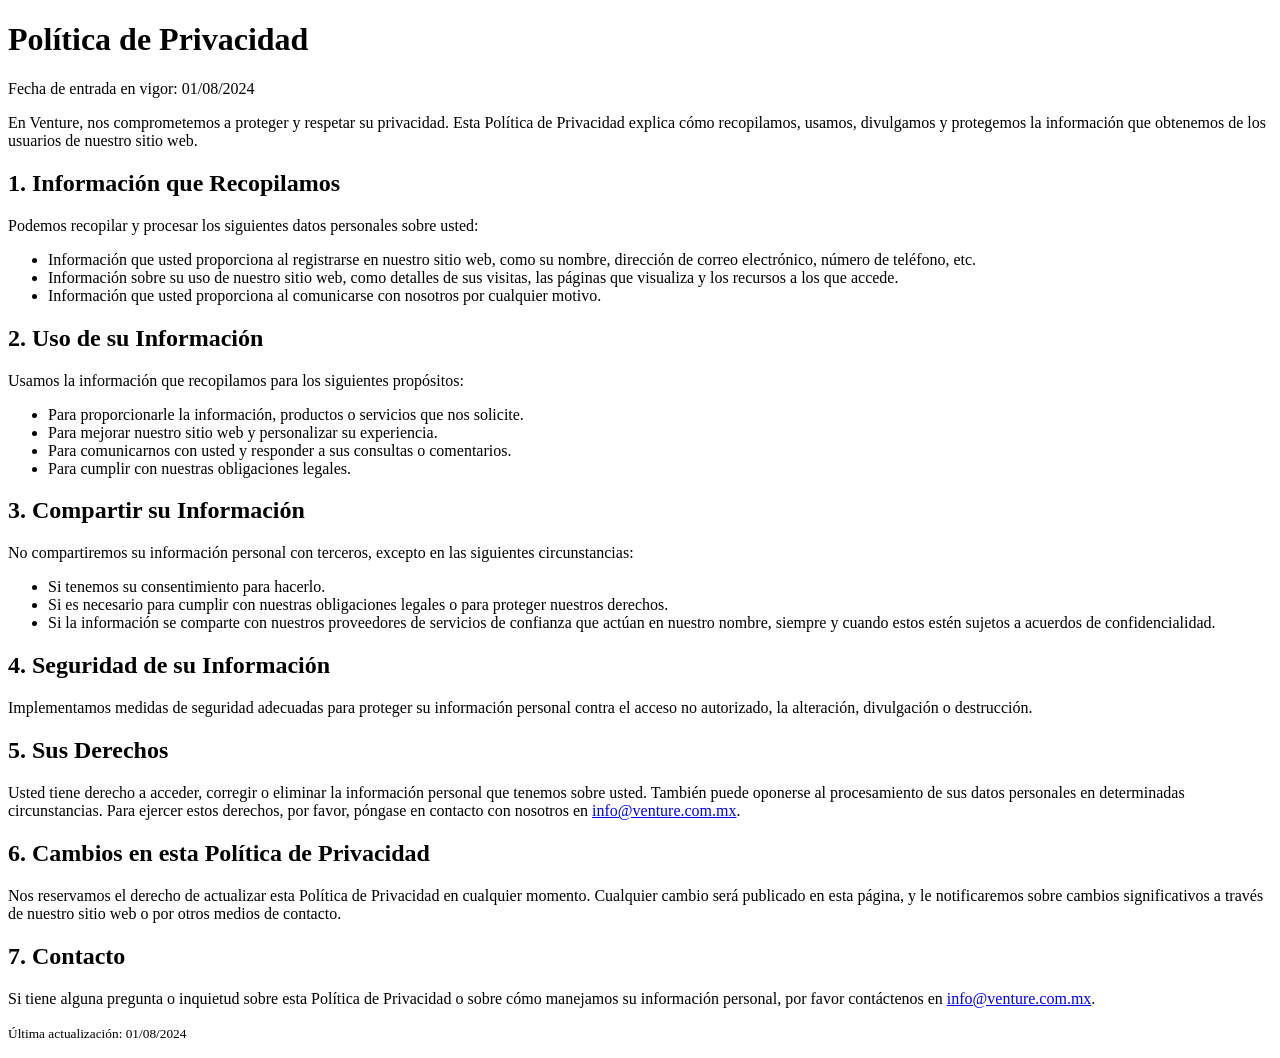
<file: web/politica-privacidad.html>
<!DOCTYPE html>
<html lang="es">
<head>
    <meta charset="UTF-8">
    <meta name="viewport" content="width=device-width, initial-scale=1.0">
    <title>Política de Privacidad - Venture</title>
</head>
<body>
    <h1>Política de Privacidad</h1>
    <p>Fecha de entrada en vigor: 01/08/2024</p>
    
    <p>En Venture, nos comprometemos a proteger y respetar su privacidad. Esta Política de Privacidad explica cómo recopilamos, usamos, divulgamos y protegemos la información que obtenemos de los usuarios de nuestro sitio web.</p>
    
    <h2>1. Información que Recopilamos</h2>
    <p>Podemos recopilar y procesar los siguientes datos personales sobre usted:</p>
    <ul>
        <li>Información que usted proporciona al registrarse en nuestro sitio web, como su nombre, dirección de correo electrónico, número de teléfono, etc.</li>
        <li>Información sobre su uso de nuestro sitio web, como detalles de sus visitas, las páginas que visualiza y los recursos a los que accede.</li>
        <li>Información que usted proporciona al comunicarse con nosotros por cualquier motivo.</li>
    </ul>
    
    <h2>2. Uso de su Información</h2>
    <p>Usamos la información que recopilamos para los siguientes propósitos:</p>
    <ul>
        <li>Para proporcionarle la información, productos o servicios que nos solicite.</li>
        <li>Para mejorar nuestro sitio web y personalizar su experiencia.</li>
        <li>Para comunicarnos con usted y responder a sus consultas o comentarios.</li>
        <li>Para cumplir con nuestras obligaciones legales.</li>
    </ul>
    
    <h2>3. Compartir su Información</h2>
    <p>No compartiremos su información personal con terceros, excepto en las siguientes circunstancias:</p>
    <ul>
        <li>Si tenemos su consentimiento para hacerlo.</li>
        <li>Si es necesario para cumplir con nuestras obligaciones legales o para proteger nuestros derechos.</li>
        <li>Si la información se comparte con nuestros proveedores de servicios de confianza que actúan en nuestro nombre, siempre y cuando estos estén sujetos a acuerdos de confidencialidad.</li>
    </ul>
    
    <h2>4. Seguridad de su Información</h2>
    <p>Implementamos medidas de seguridad adecuadas para proteger su información personal contra el acceso no autorizado, la alteración, divulgación o destrucción.</p>
    
    <h2>5. Sus Derechos</h2>
    <p>Usted tiene derecho a acceder, corregir o eliminar la información personal que tenemos sobre usted. También puede oponerse al procesamiento de sus datos personales en determinadas circunstancias. Para ejercer estos derechos, por favor, póngase en contacto con nosotros en <a href="mailto:info@venture.com.mx">info@venture.com.mx</a>.</p>
    
    <h2>6. Cambios en esta Política de Privacidad</h2>
    <p>Nos reservamos el derecho de actualizar esta Política de Privacidad en cualquier momento. Cualquier cambio será publicado en esta página, y le notificaremos sobre cambios significativos a través de nuestro sitio web o por otros medios de contacto.</p>
    
    <h2>7. Contacto</h2>
    <p>Si tiene alguna pregunta o inquietud sobre esta Política de Privacidad o sobre cómo manejamos su información personal, por favor contáctenos en <a href="mailto:info@venture.com.mx">info@venture.com.mx</a>.</p>
    
    <p><small>Última actualización: 01/08/2024</small></p>
</body>
</html>
</file>
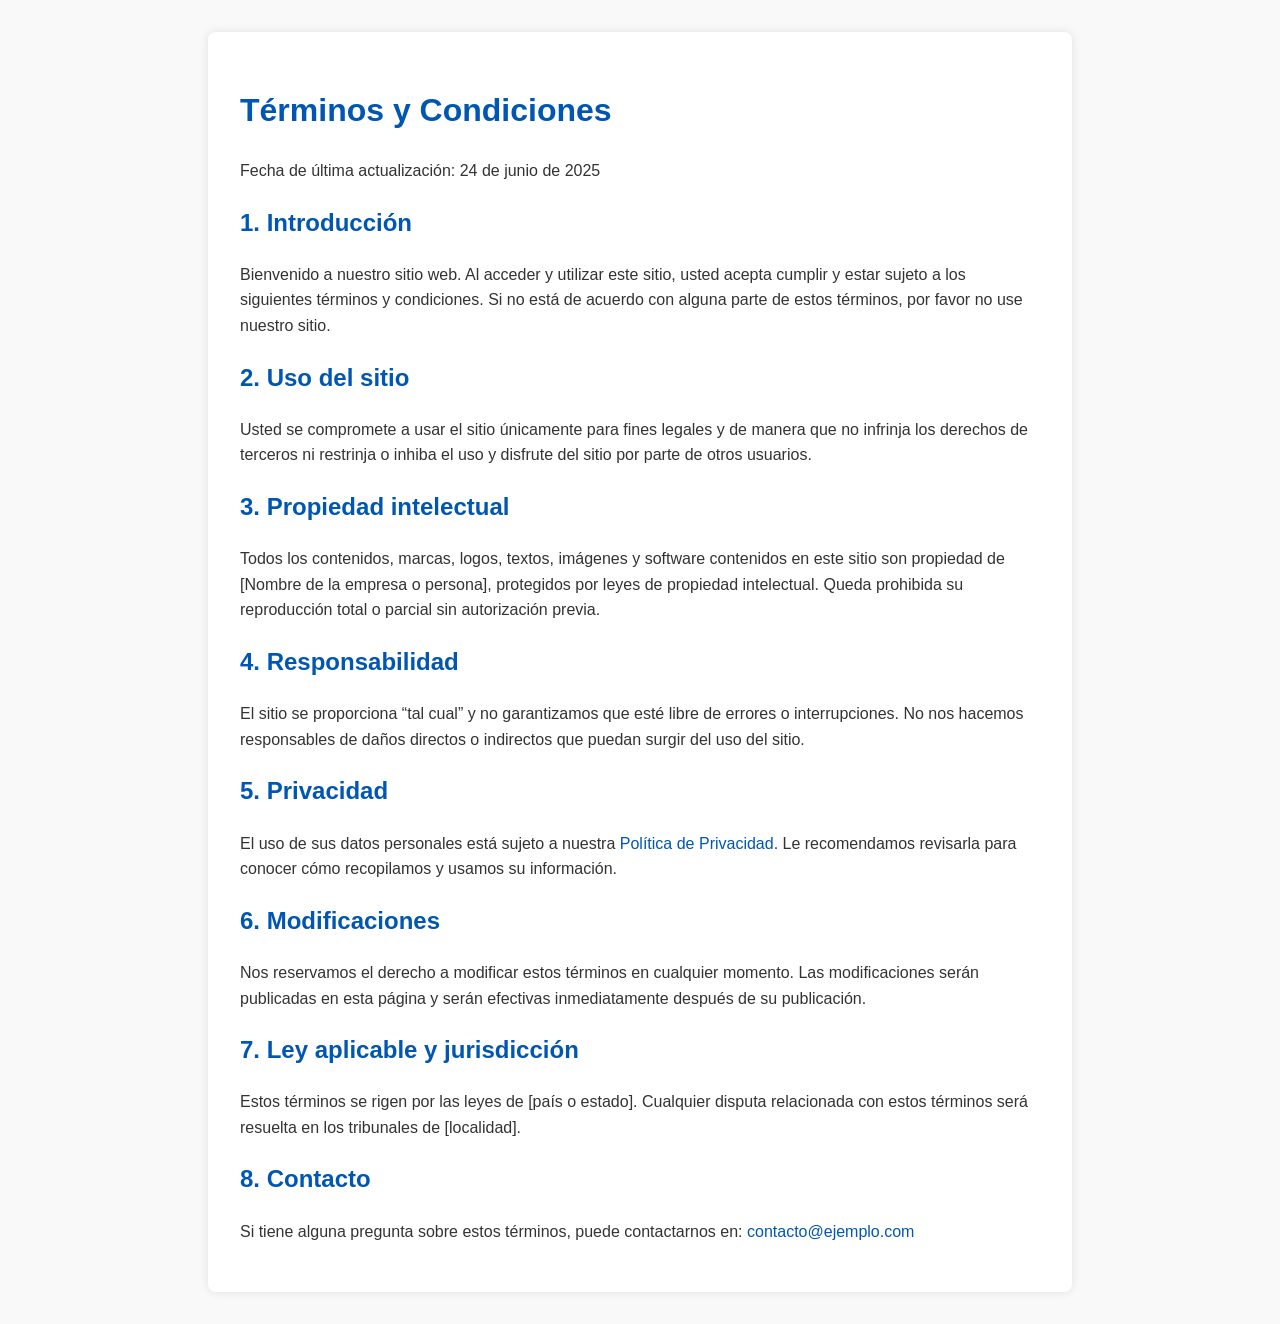
<file: web/terminos-condiciones.html>
﻿<!DOCTYPE html>
<html lang="es">
<head>
    <meta charset="UTF-8" />
    <meta name="viewport" content="width=device-width, initial-scale=1" />
    <title>Términos y Condiciones</title>
    <style>
        body {
            font-family: Arial, sans-serif;
            margin: 2rem;
            line-height: 1.6;
            background-color: #f9f9f9;
            color: #333;
        }
        h1, h2 {
            color: #0056b3;
        }
        a {
            color: #0056b3;
            text-decoration: none;
        }
        a:hover {
            text-decoration: underline;
        }
        .container {
            max-width: 800px;
            margin: auto;
            background: white;
            padding: 2rem;
            border-radius: 8px;
            box-shadow: 0 0 10px rgba(0,0,0,0.1);
        }
    </style>
</head>
<body>
    <div class="container">
        <h1>Términos y Condiciones</h1>
        <p>Fecha de última actualización: 24 de junio de 2025</p>

        <h2>1. Introducción</h2>
        <p>Bienvenido a nuestro sitio web. Al acceder y utilizar este sitio, usted acepta cumplir y estar sujeto a los siguientes términos y condiciones. Si no está de acuerdo con alguna parte de estos términos, por favor no use nuestro sitio.</p>

        <h2>2. Uso del sitio</h2>
        <p>Usted se compromete a usar el sitio únicamente para fines legales y de manera que no infrinja los derechos de terceros ni restrinja o inhiba el uso y disfrute del sitio por parte de otros usuarios.</p>

        <h2>3. Propiedad intelectual</h2>
        <p>Todos los contenidos, marcas, logos, textos, imágenes y software contenidos en este sitio son propiedad de [Nombre de la empresa o persona], protegidos por leyes de propiedad intelectual. Queda prohibida su reproducción total o parcial sin autorización previa.</p>

        <h2>4. Responsabilidad</h2>
        <p>El sitio se proporciona “tal cual” y no garantizamos que esté libre de errores o interrupciones. No nos hacemos responsables de daños directos o indirectos que puedan surgir del uso del sitio.</p>

        <h2>5. Privacidad</h2>
        <p>El uso de sus datos personales está sujeto a nuestra <a href="politica-privacidad.html">Política de Privacidad</a>. Le recomendamos revisarla para conocer cómo recopilamos y usamos su información.</p>

        <h2>6. Modificaciones</h2>
        <p>Nos reservamos el derecho a modificar estos términos en cualquier momento. Las modificaciones serán publicadas en esta página y serán efectivas inmediatamente después de su publicación.</p>

        <h2>7. Ley aplicable y jurisdicción</h2>
        <p>Estos términos se rigen por las leyes de [país o estado]. Cualquier disputa relacionada con estos términos será resuelta en los tribunales de [localidad].</p>

        <h2>8. Contacto</h2>
        <p>Si tiene alguna pregunta sobre estos términos, puede contactarnos en: <a href="mailto:contacto@ejemplo.com">contacto@ejemplo.com</a></p>
    </div>
</body>
</html>
</file>
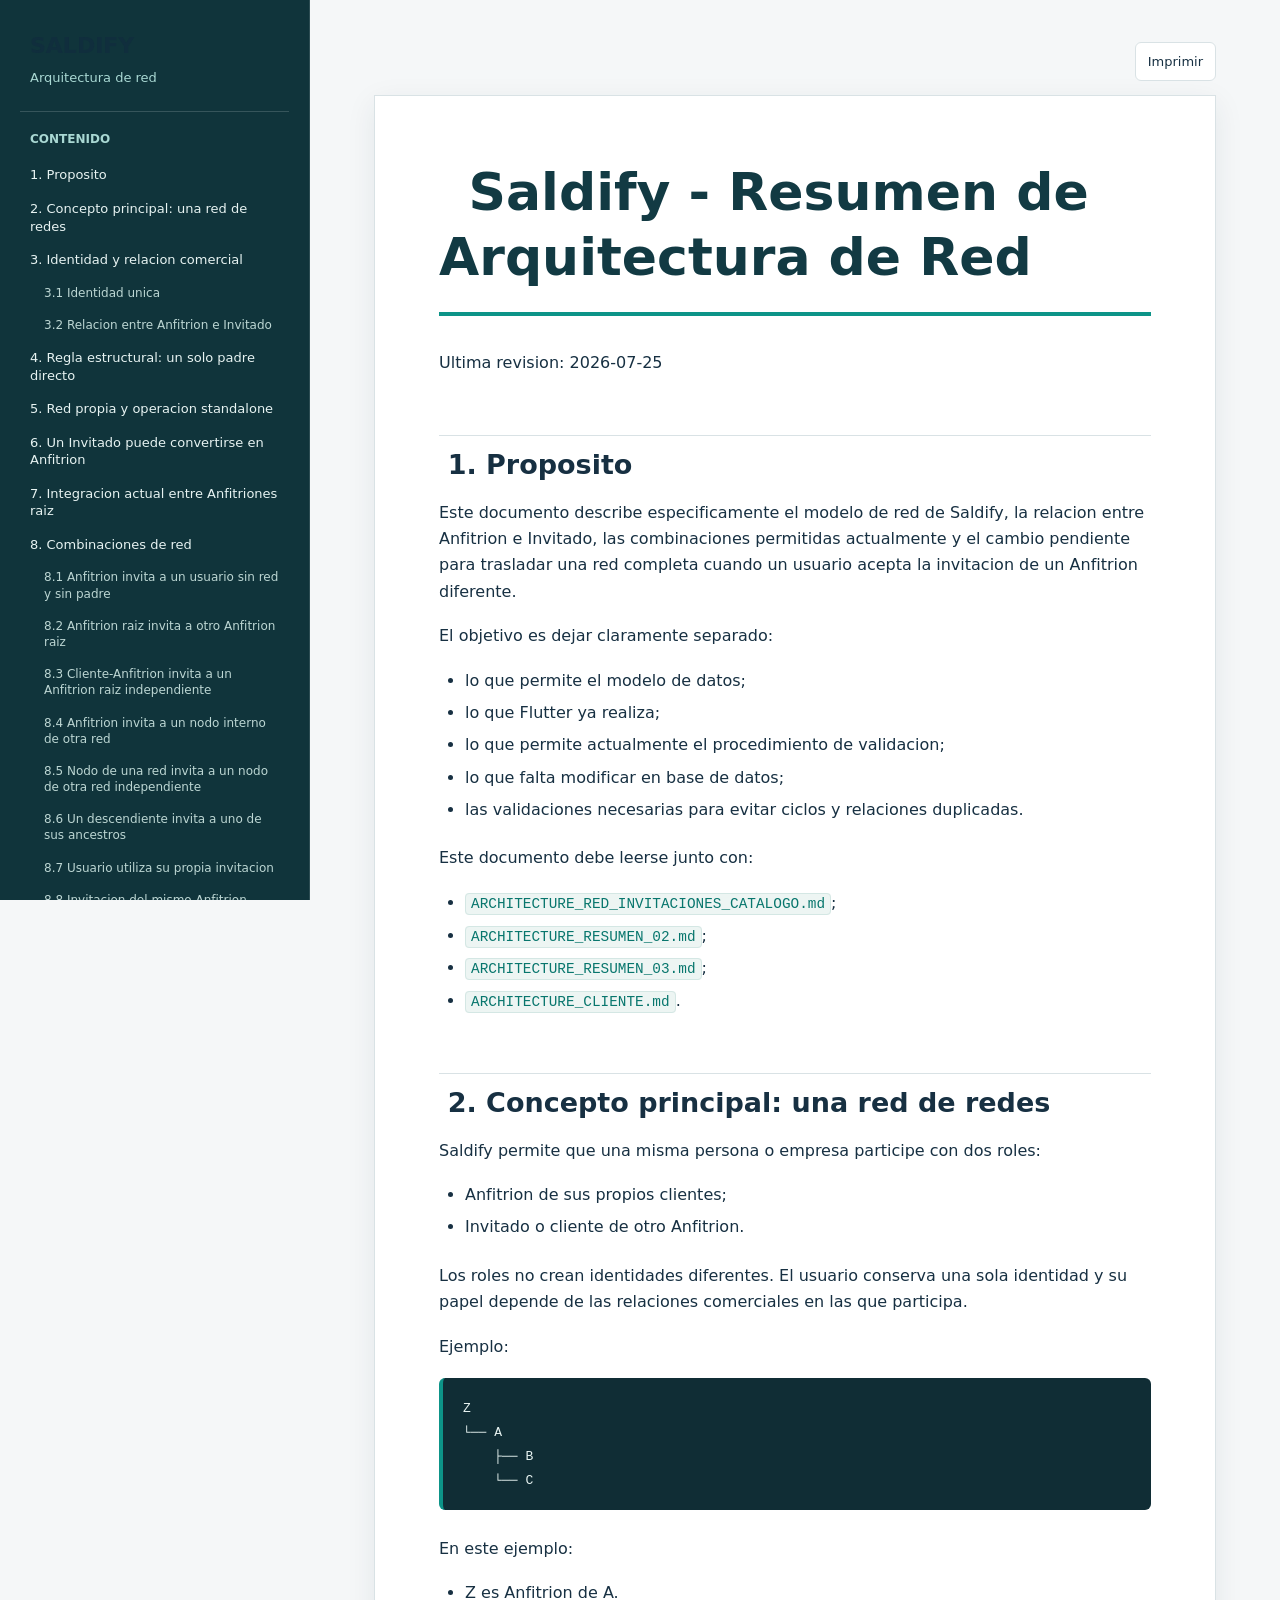
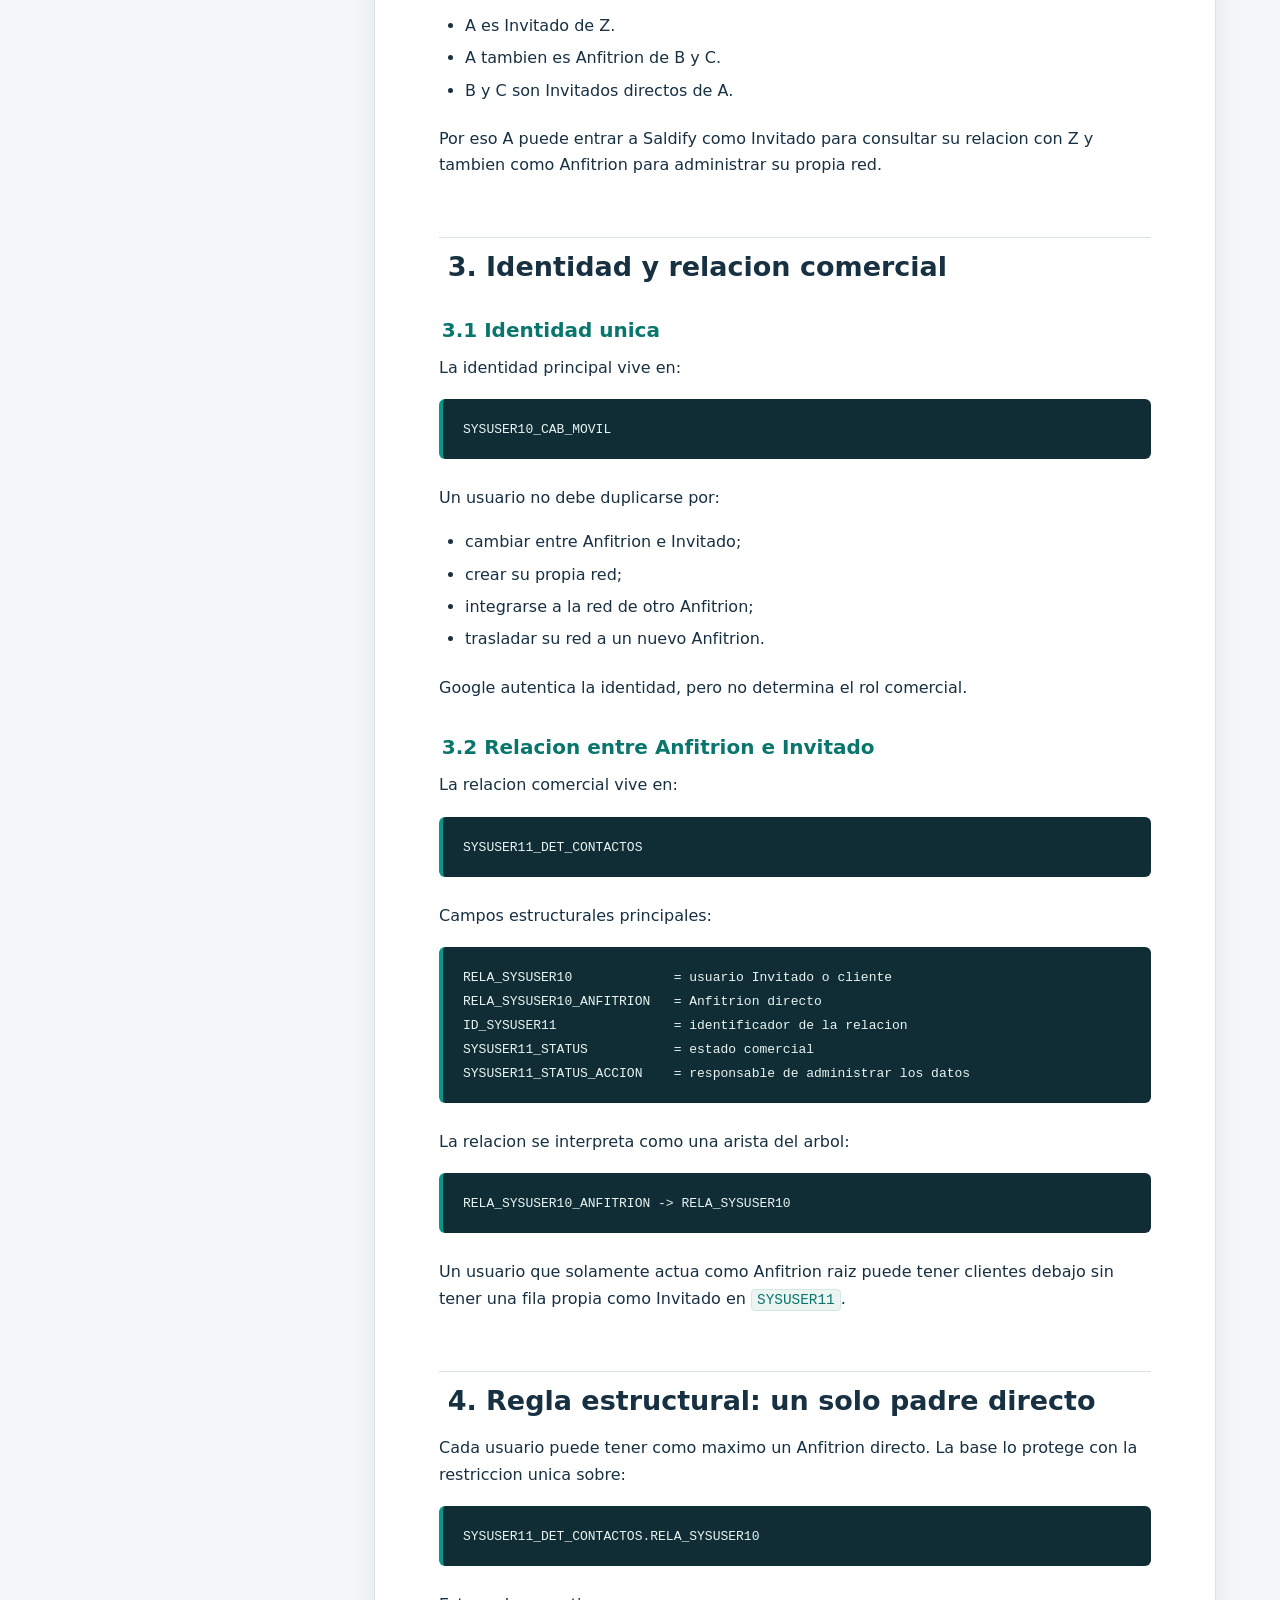
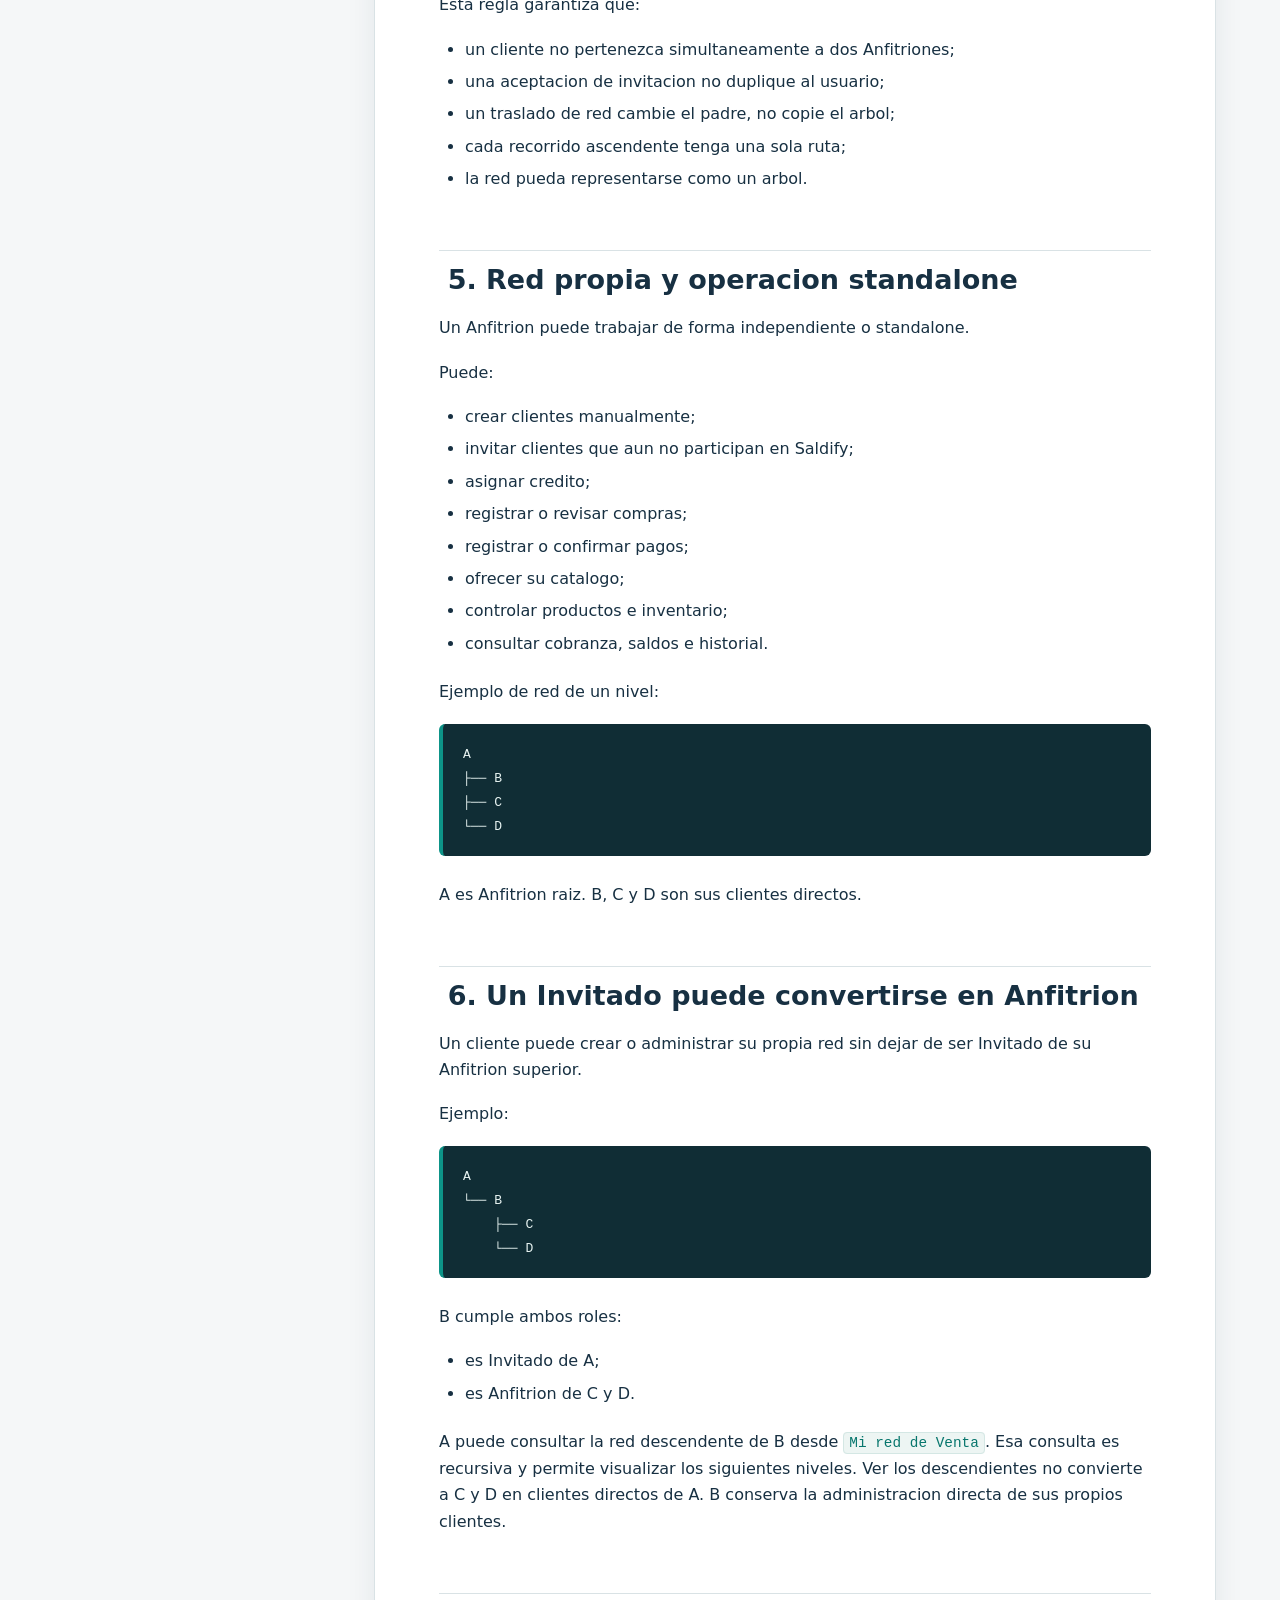
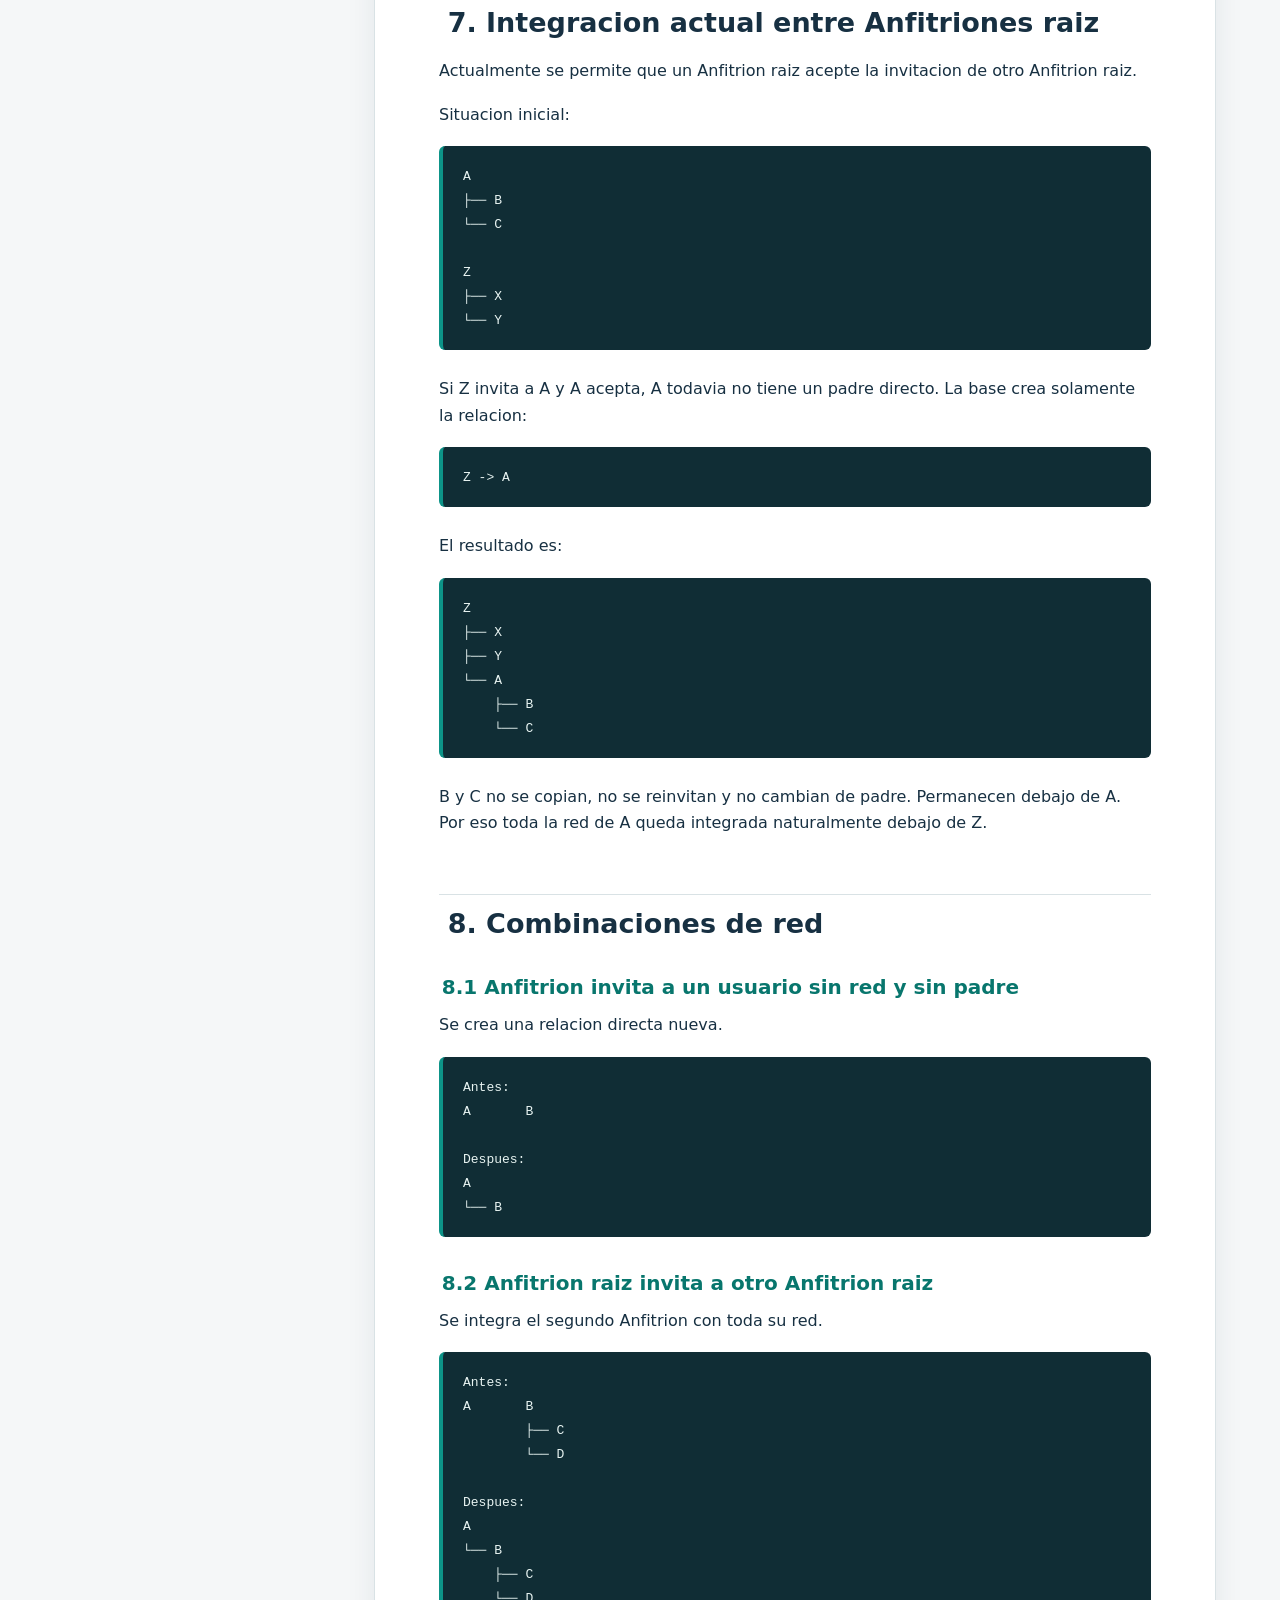
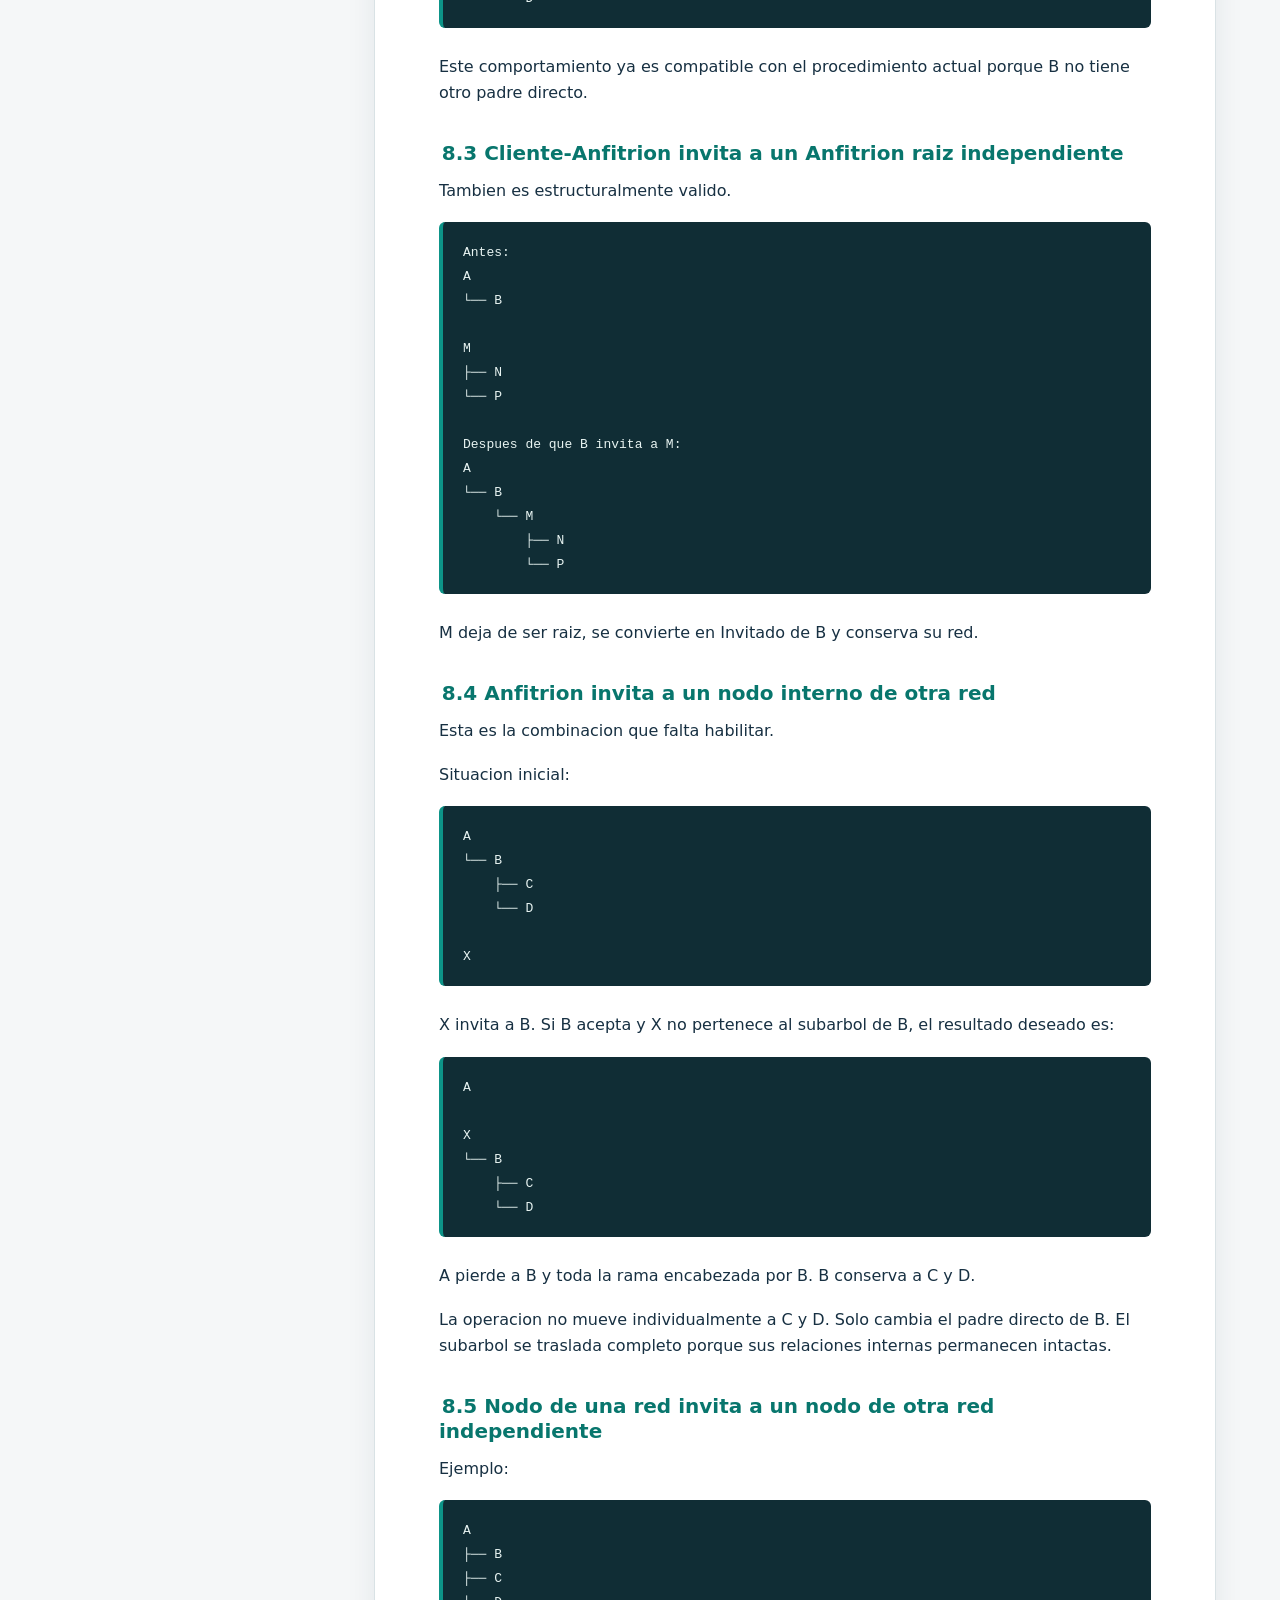
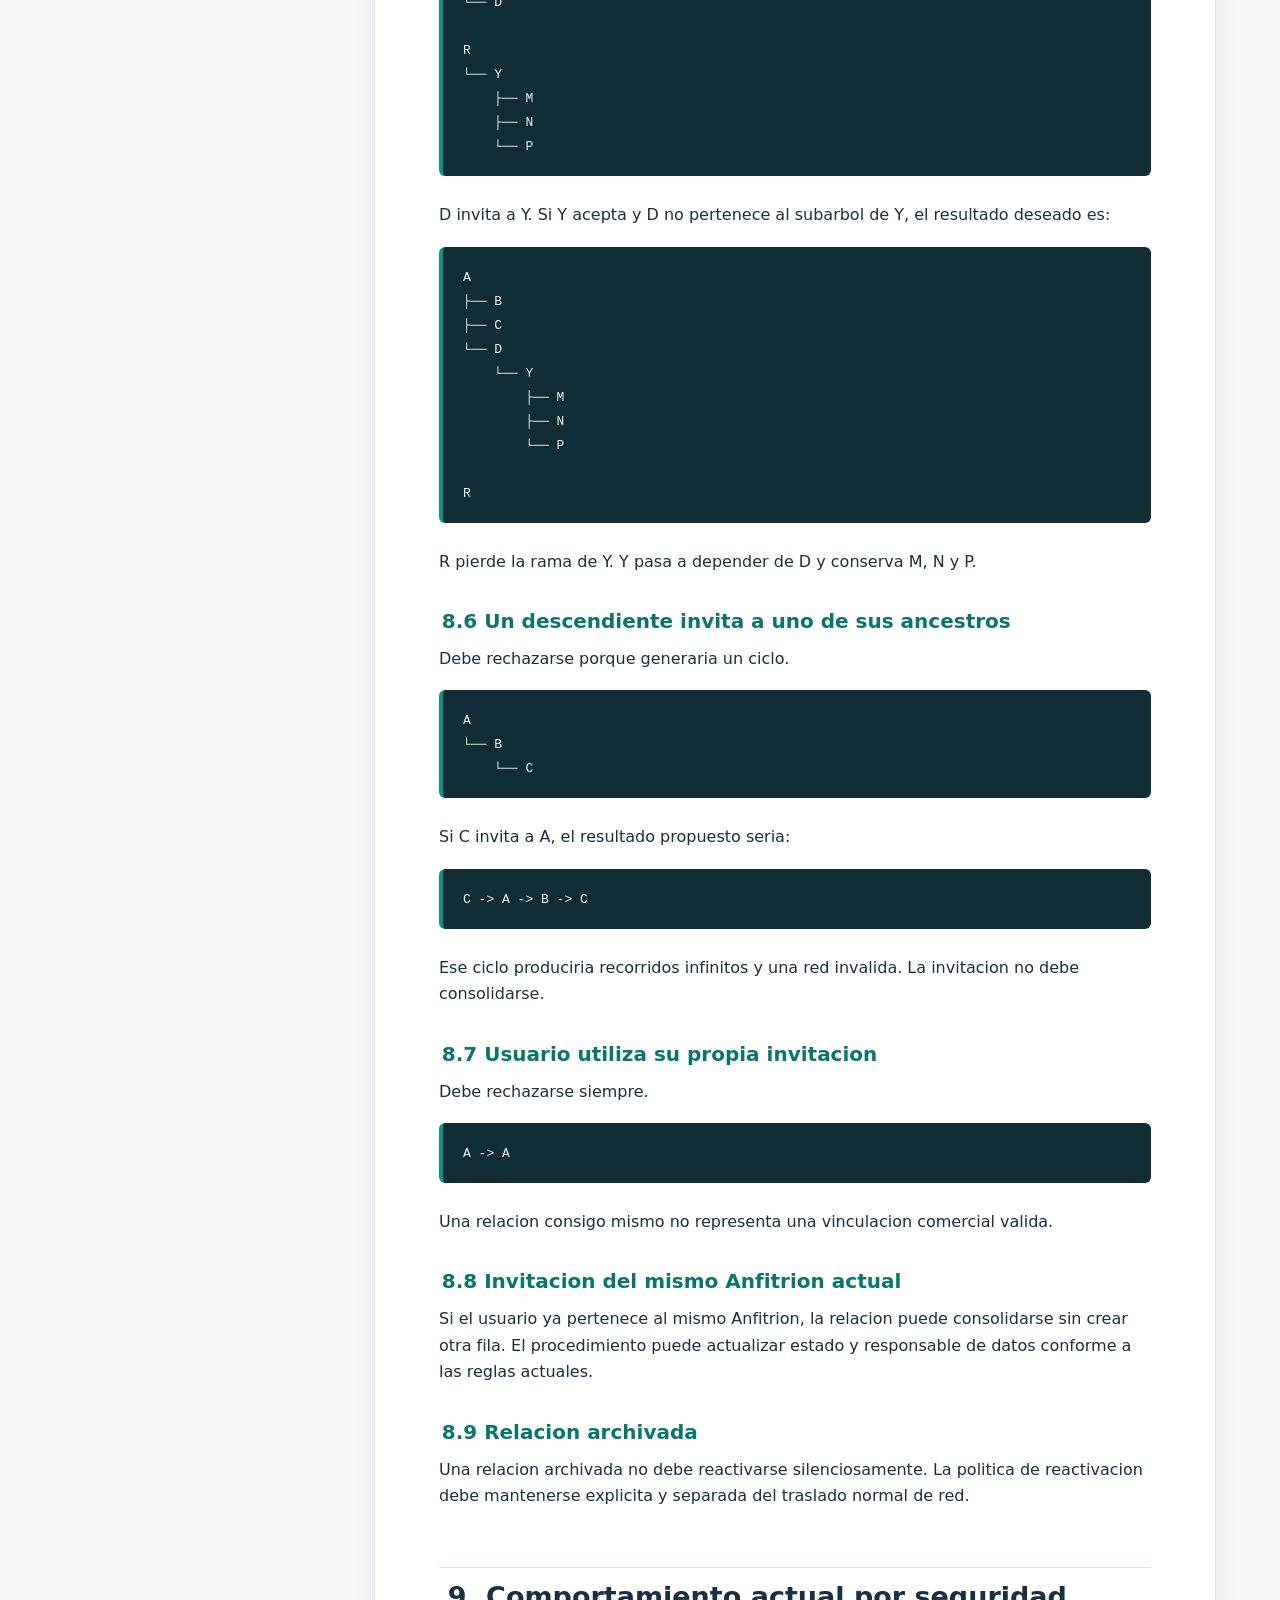
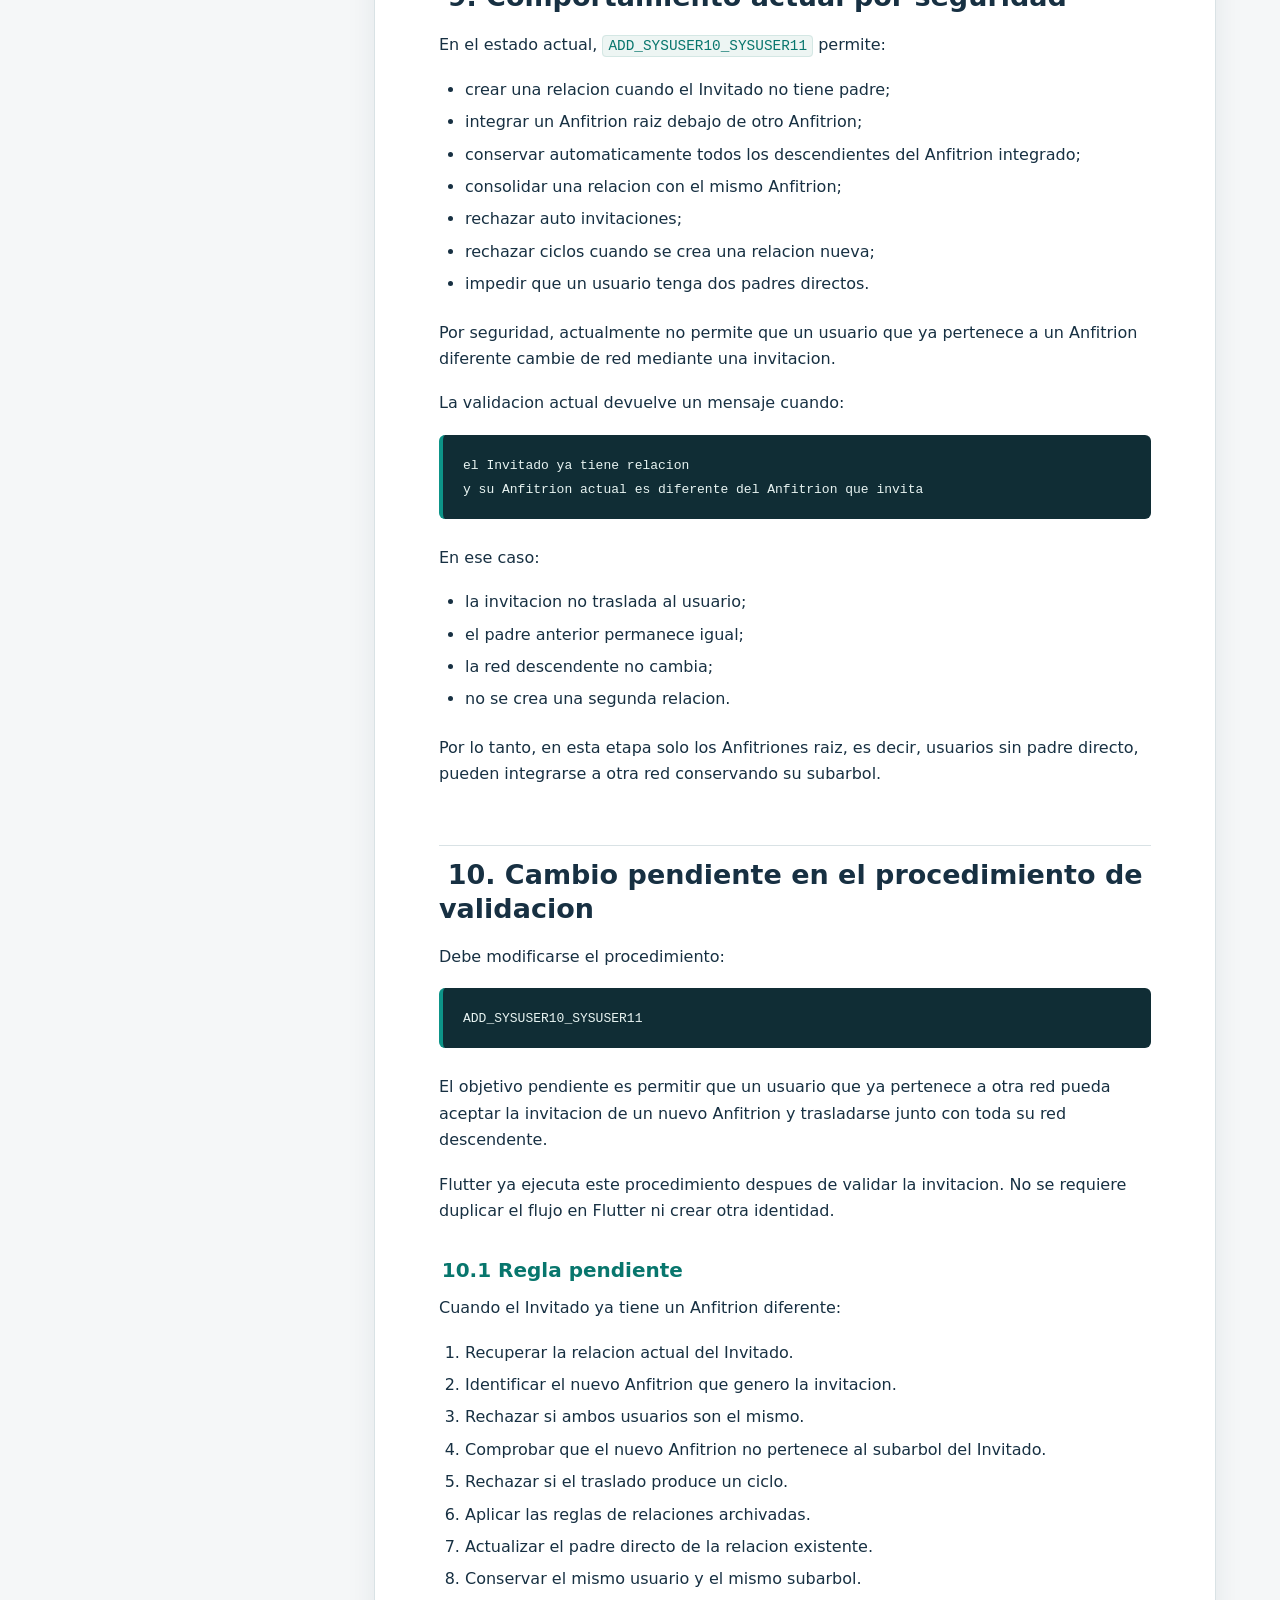
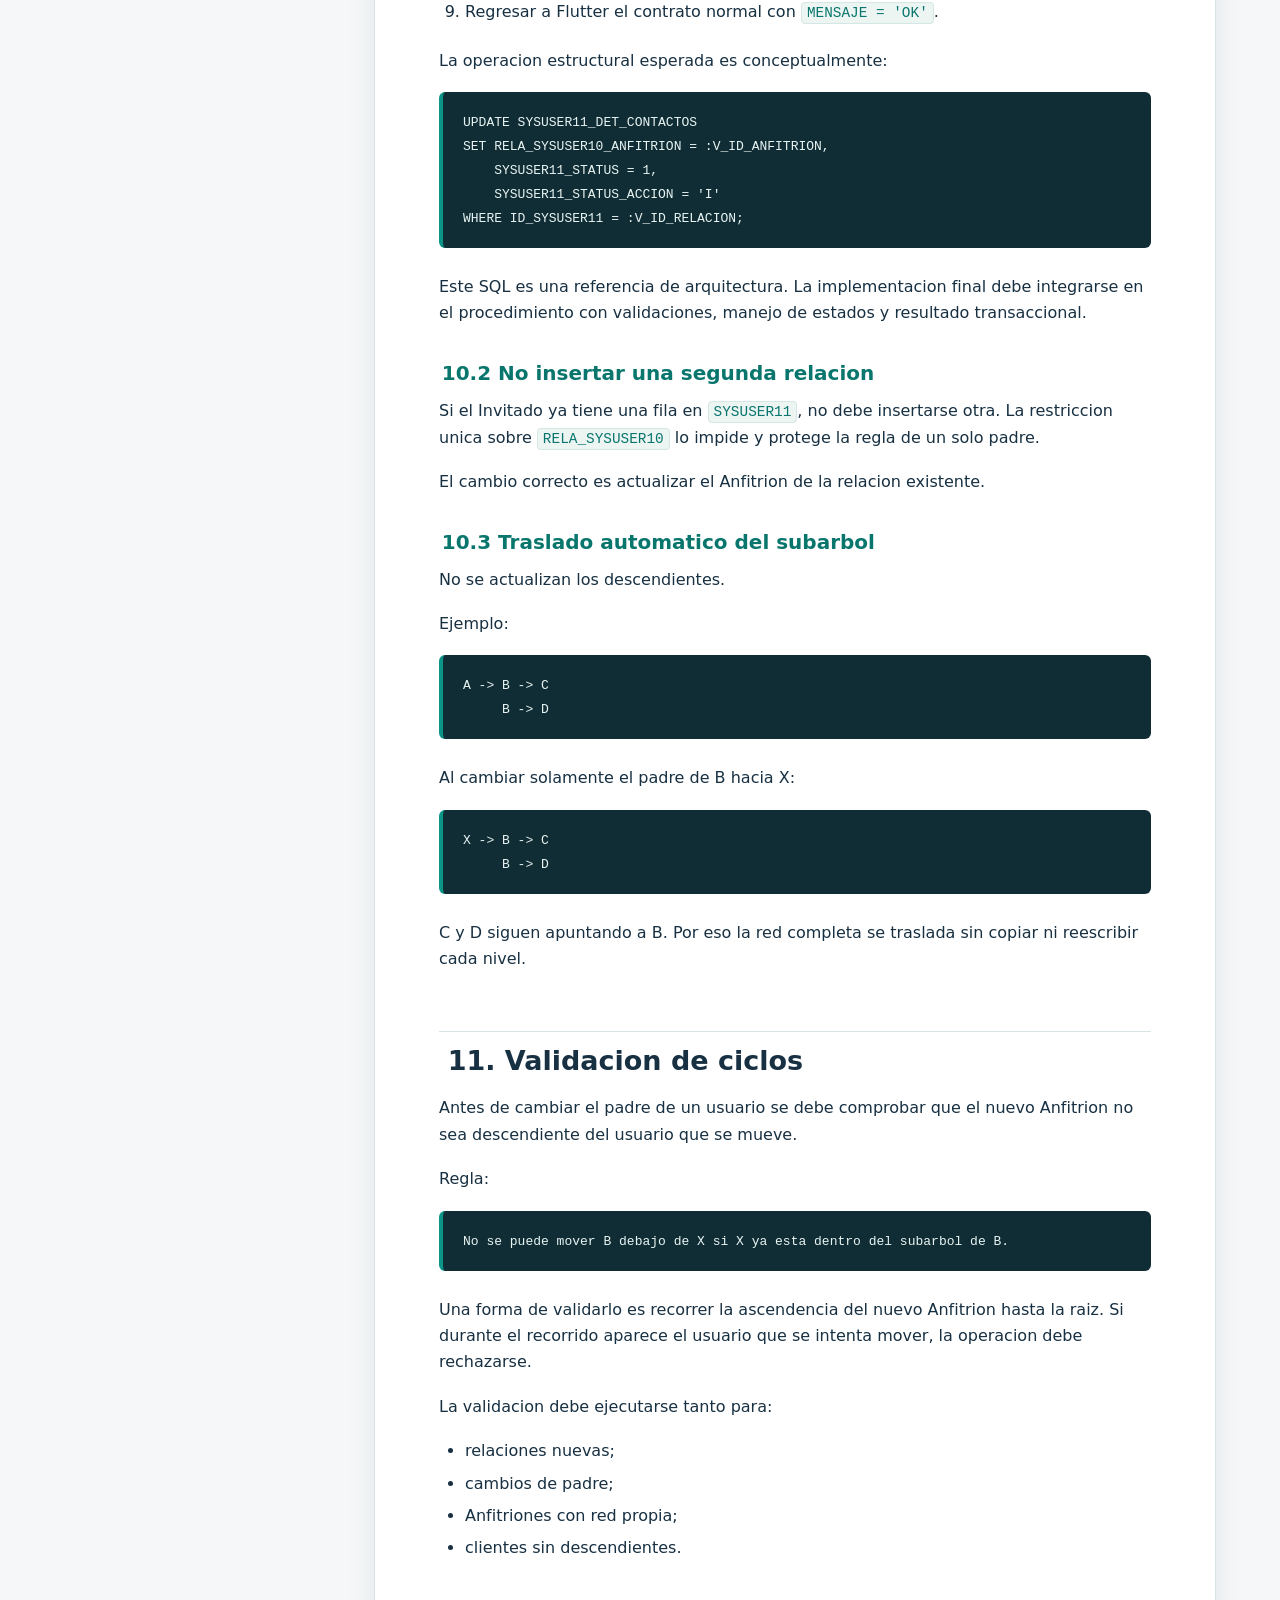
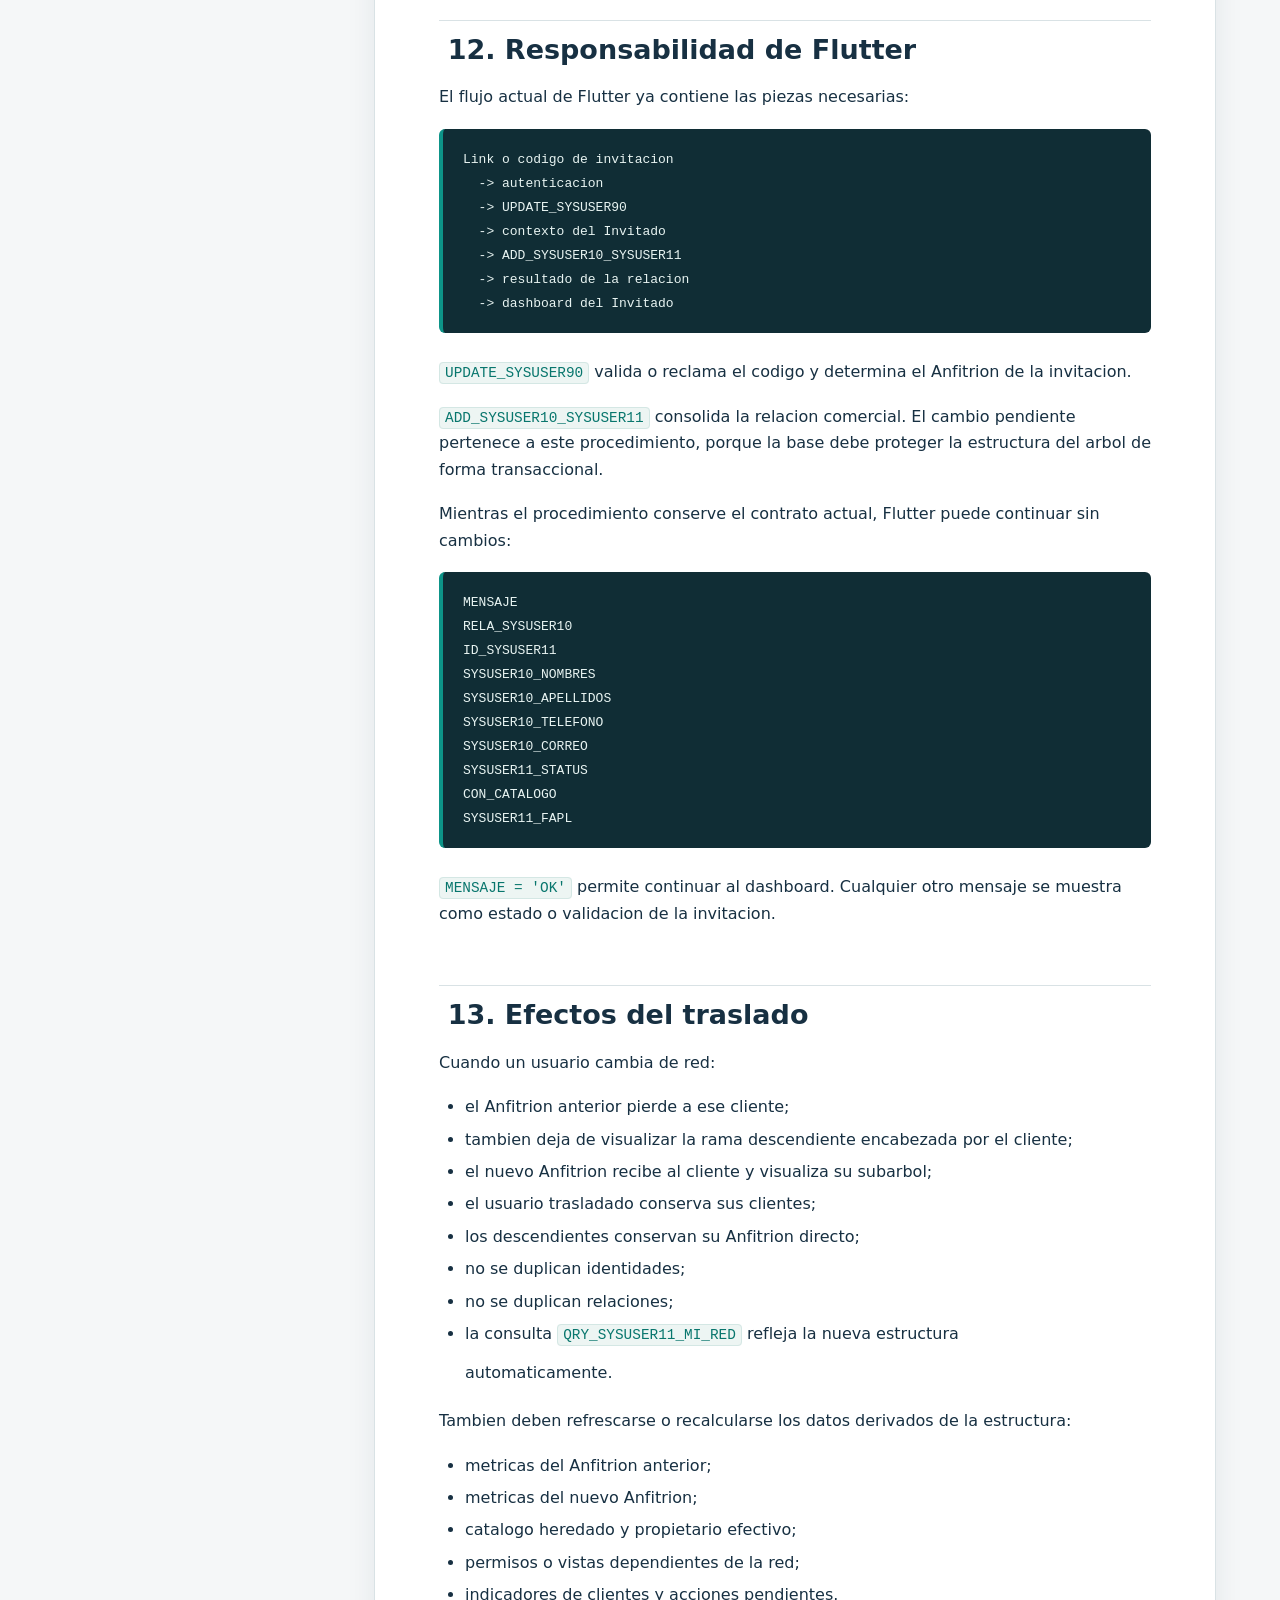
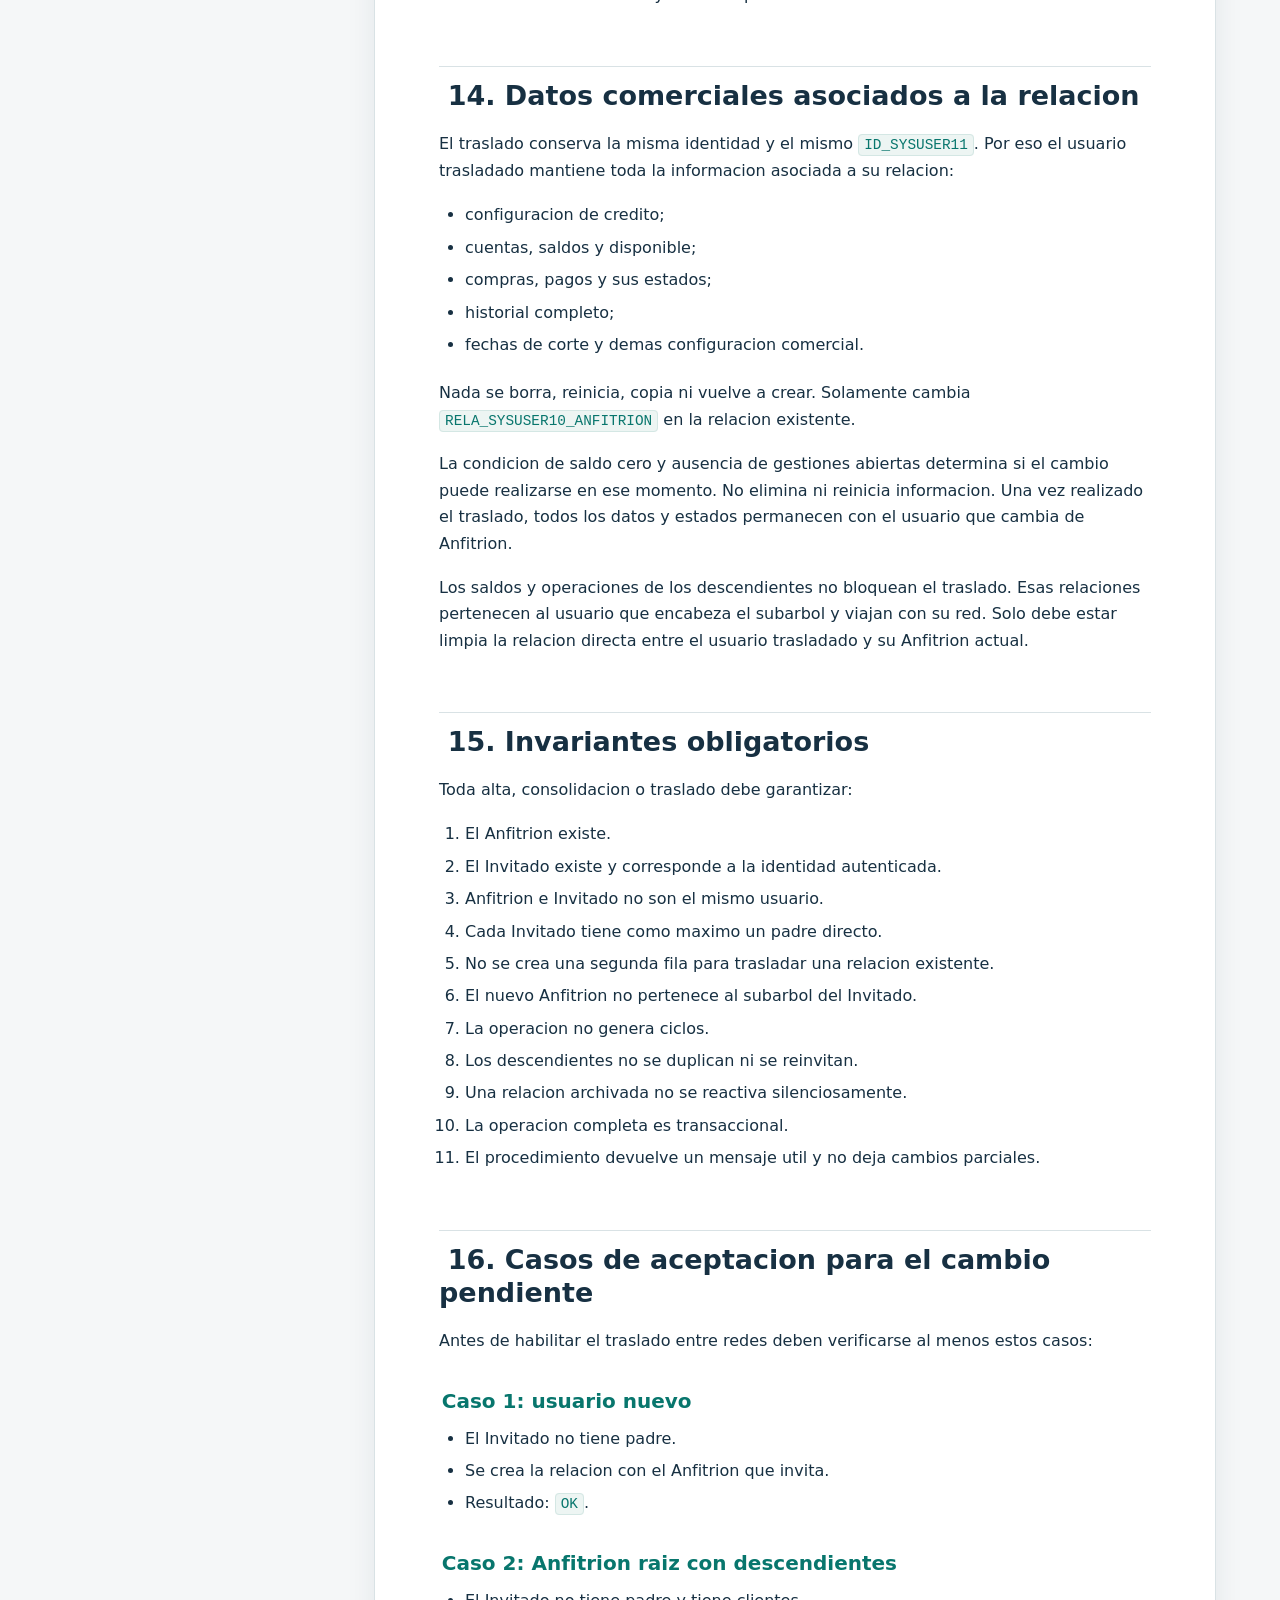
<file: documents/architecture/ARCHITECTURE_RESUMEN_RED.html>
<!doctype html>
<html lang="es">
<head>
  <meta charset="utf-8">
  <meta name="viewport" content="width=device-width, initial-scale=1">
  <meta name="color-scheme" content="light dark">
  <title>Saldify - Resumen de Arquitectura de Red</title>
  <style>
    :root {
      --bg: #f5f7f8;
      --surface: #ffffff;
      --surface-soft: #edf5f3;
      --text: #173042;
      --muted: #617482;
      --line: #d9e2e5;
      --primary: #0d9488;
      --primary-dark: #08766d;
      --accent: #d90429;
      --code-bg: #102d35;
      --code-text: #e8f4f2;
      --shadow: 0 8px 28px rgba(18, 52, 60, 0.08);
    }

    * { box-sizing: border-box; }
    html { scroll-behavior: smooth; }
    body {
      margin: 0;
      background: var(--bg);
      color: var(--text);
      font-family: Inter, ui-sans-serif, system-ui, -apple-system, BlinkMacSystemFont,
        "Segoe UI", sans-serif;
      font-size: 16px;
      line-height: 1.65;
      letter-spacing: 0;
    }

    .page { min-height: 100vh; }
    .sidebar {
      position: fixed;
      inset: 0 auto 0 0;
      width: 310px;
      overflow-y: auto;
      background: #10343b;
      color: #fff;
      border-right: 1px solid rgba(255, 255, 255, 0.12);
      padding: 28px 20px;
    }

    .brand {
      padding: 0 10px 20px;
      border-bottom: 1px solid rgba(255, 255, 255, 0.16);
      margin-bottom: 18px;
    }

    .brand strong { display: block; font-size: 22px; }
    .brand span { color: #a9d8d3; font-size: 13px; }
    .toc-title {
      color: #a9d8d3;
      font-size: 12px;
      font-weight: 700;
      text-transform: uppercase;
      margin: 0 10px 10px;
    }

    .toc { list-style: none; padding: 0; margin: 0; }
    .toc li { margin: 2px 0; }
    .toc a {
      display: block;
      color: #e7f3f2;
      text-decoration: none;
      padding: 7px 10px;
      border-radius: 6px;
      font-size: 13px;
      line-height: 1.35;
    }
    .toc a:hover, .toc a:focus { background: rgba(255, 255, 255, 0.1); }
    .toc-subitem a { color: #bcd6d3; padding-left: 24px; font-size: 12px; }

    .content { margin-left: 310px; padding: 42px 5vw 80px; }
    .document {
      width: min(100%, 980px);
      margin: 0 auto;
      background: var(--surface);
      border: 1px solid var(--line);
      box-shadow: var(--shadow);
      padding: clamp(26px, 5vw, 68px);
    }

    .toolbar {
      width: min(100%, 980px);
      margin: 0 auto 14px;
      display: flex;
      justify-content: flex-end;
      gap: 8px;
    }
    .toolbar button {
      border: 1px solid var(--line);
      background: var(--surface);
      color: var(--text);
      border-radius: 6px;
      padding: 8px 12px;
      cursor: pointer;
      font: inherit;
      font-size: 13px;
    }
    .toolbar button:hover { border-color: var(--primary); color: var(--primary-dark); }

    h1, h2, h3 { line-height: 1.25; scroll-margin-top: 24px; }
    h1 {
      font-size: clamp(34px, 5vw, 52px);
      color: #123a43;
      border-bottom: 4px solid var(--primary);
      padding-bottom: 22px;
      margin: 0 0 34px;
    }
    h2 {
      font-size: 27px;
      margin: 58px 0 18px;
      padding-top: 12px;
      border-top: 1px solid var(--line);
    }
    h3 { font-size: 20px; margin: 34px 0 12px; color: var(--primary-dark); }
    .heading-link {
      opacity: 0;
      color: var(--primary);
      text-decoration: none;
      margin-left: -22px;
      padding-right: 8px;
      font-weight: 500;
    }
    h1:hover .heading-link, h2:hover .heading-link, h3:hover .heading-link,
    .heading-link:focus { opacity: 1; }

    p { margin: 12px 0 18px; }
    ul, ol { padding-left: 26px; margin: 10px 0 22px; }
    li { margin: 6px 0; }
    strong { color: #102e3d; }
    code {
      background: var(--surface-soft);
      color: var(--primary-dark);
      border: 1px solid #d4e7e4;
      border-radius: 4px;
      padding: 2px 5px;
      font-family: "SFMono-Regular", Consolas, "Liberation Mono", monospace;
      font-size: 0.9em;
    }
    pre {
      overflow-x: auto;
      background: var(--code-bg);
      color: var(--code-text);
      border-left: 4px solid var(--primary);
      border-radius: 6px;
      padding: 18px 20px;
      margin: 18px 0 26px;
      line-height: 1.5;
    }
    pre code {
      background: transparent;
      color: inherit;
      border: 0;
      padding: 0;
      font-size: 13px;
    }

    .footer {
      color: var(--muted);
      font-size: 13px;
      text-align: center;
      margin-top: 28px;
    }

    @media (max-width: 900px) {
      .sidebar { position: static; width: 100%; max-height: 340px; }
      .content { margin-left: 0; padding: 24px 16px 56px; }
      .document { padding: 28px 22px; }
      .toolbar { width: 100%; }
      h1 { font-size: 34px; }
      h2 { font-size: 24px; }
    }

    @media print {
      body { background: #fff; color: #000; font-size: 11pt; }
      .sidebar, .toolbar { display: none; }
      .content { margin: 0; padding: 0; }
      .document { width: 100%; border: 0; box-shadow: none; padding: 0; }
      h1, h2, h3 { color: #000; break-after: avoid; }
      pre { white-space: pre-wrap; break-inside: avoid; }
      a { color: #000; text-decoration: none; }
    }

    @media (prefers-color-scheme: dark) {
      :root {
        --bg: #0c2026;
        --surface: #122b32;
        --surface-soft: #183b40;
        --text: #e7f1f2;
        --muted: #a3b7bd;
        --line: #315058;
        --primary: #2dd4bf;
        --primary-dark: #5eead4;
        --code-bg: #07191e;
        --code-text: #e8f4f2;
        --shadow: none;
      }
      h1, strong { color: #f1f7f7; }
      .sidebar { background: #071c22; }
      .toolbar button { background: var(--surface); color: var(--text); }
      code { border-color: #315b5c; }
    }
  </style>
</head>
<body>
  <div class="page">
    <aside class="sidebar" aria-label="Indice del documento">
      <div class="brand">
        <strong>SALDIFY</strong>
        <span>Arquitectura de red</span>
      </div>
      <p class="toc-title">Contenido</p>
      <ol class="toc"><li class="toc-item"><a href="#1-proposito">1. Proposito</a></li>
<li class="toc-item"><a href="#2-concepto-principal-una-red-de-redes">2. Concepto principal: una red de redes</a></li>
<li class="toc-item"><a href="#3-identidad-y-relacion-comercial">3. Identidad y relacion comercial</a></li>
<li class="toc-subitem"><a href="#3-1-identidad-unica">3.1 Identidad unica</a></li>
<li class="toc-subitem"><a href="#3-2-relacion-entre-anfitrion-e-invitado">3.2 Relacion entre Anfitrion e Invitado</a></li>
<li class="toc-item"><a href="#4-regla-estructural-un-solo-padre-directo">4. Regla estructural: un solo padre directo</a></li>
<li class="toc-item"><a href="#5-red-propia-y-operacion-standalone">5. Red propia y operacion standalone</a></li>
<li class="toc-item"><a href="#6-un-invitado-puede-convertirse-en-anfitrion">6. Un Invitado puede convertirse en Anfitrion</a></li>
<li class="toc-item"><a href="#7-integracion-actual-entre-anfitriones-raiz">7. Integracion actual entre Anfitriones raiz</a></li>
<li class="toc-item"><a href="#8-combinaciones-de-red">8. Combinaciones de red</a></li>
<li class="toc-subitem"><a href="#8-1-anfitrion-invita-a-un-usuario-sin-red-y-sin-padre">8.1 Anfitrion invita a un usuario sin red y sin padre</a></li>
<li class="toc-subitem"><a href="#8-2-anfitrion-raiz-invita-a-otro-anfitrion-raiz">8.2 Anfitrion raiz invita a otro Anfitrion raiz</a></li>
<li class="toc-subitem"><a href="#8-3-cliente-anfitrion-invita-a-un-anfitrion-raiz-independiente">8.3 Cliente-Anfitrion invita a un Anfitrion raiz independiente</a></li>
<li class="toc-subitem"><a href="#8-4-anfitrion-invita-a-un-nodo-interno-de-otra-red">8.4 Anfitrion invita a un nodo interno de otra red</a></li>
<li class="toc-subitem"><a href="#8-5-nodo-de-una-red-invita-a-un-nodo-de-otra-red-independiente">8.5 Nodo de una red invita a un nodo de otra red independiente</a></li>
<li class="toc-subitem"><a href="#8-6-un-descendiente-invita-a-uno-de-sus-ancestros">8.6 Un descendiente invita a uno de sus ancestros</a></li>
<li class="toc-subitem"><a href="#8-7-usuario-utiliza-su-propia-invitacion">8.7 Usuario utiliza su propia invitacion</a></li>
<li class="toc-subitem"><a href="#8-8-invitacion-del-mismo-anfitrion-actual">8.8 Invitacion del mismo Anfitrion actual</a></li>
<li class="toc-subitem"><a href="#8-9-relacion-archivada">8.9 Relacion archivada</a></li>
<li class="toc-item"><a href="#9-comportamiento-actual-por-seguridad">9. Comportamiento actual por seguridad</a></li>
<li class="toc-item"><a href="#10-cambio-pendiente-en-el-procedimiento-de-validacion">10. Cambio pendiente en el procedimiento de validacion</a></li>
<li class="toc-subitem"><a href="#10-1-regla-pendiente">10.1 Regla pendiente</a></li>
<li class="toc-subitem"><a href="#10-2-no-insertar-una-segunda-relacion">10.2 No insertar una segunda relacion</a></li>
<li class="toc-subitem"><a href="#10-3-traslado-automatico-del-subarbol">10.3 Traslado automatico del subarbol</a></li>
<li class="toc-item"><a href="#11-validacion-de-ciclos">11. Validacion de ciclos</a></li>
<li class="toc-item"><a href="#12-responsabilidad-de-flutter">12. Responsabilidad de Flutter</a></li>
<li class="toc-item"><a href="#13-efectos-del-traslado">13. Efectos del traslado</a></li>
<li class="toc-item"><a href="#14-datos-comerciales-asociados-a-la-relacion">14. Datos comerciales asociados a la relacion</a></li>
<li class="toc-item"><a href="#15-invariantes-obligatorios">15. Invariantes obligatorios</a></li>
<li class="toc-item"><a href="#16-casos-de-aceptacion-para-el-cambio-pendiente">16. Casos de aceptacion para el cambio pendiente</a></li>
<li class="toc-subitem"><a href="#caso-1-usuario-nuevo">Caso 1: usuario nuevo</a></li>
<li class="toc-subitem"><a href="#caso-2-anfitrion-raiz-con-descendientes">Caso 2: Anfitrion raiz con descendientes</a></li>
<li class="toc-subitem"><a href="#caso-3-usuario-ya-vinculado-al-mismo-anfitrion">Caso 3: usuario ya vinculado al mismo Anfitrion</a></li>
<li class="toc-subitem"><a href="#caso-4-nodo-interno-cambia-a-una-red-independiente">Caso 4: nodo interno cambia a una red independiente</a></li>
<li class="toc-subitem"><a href="#caso-4a-nodo-interno-con-saldo-pendiente">Caso 4A: nodo interno con saldo pendiente</a></li>
<li class="toc-subitem"><a href="#caso-4b-nodo-interno-con-gestiones-pendientes">Caso 4B: nodo interno con gestiones pendientes</a></li>
<li class="toc-subitem"><a href="#caso-5-traslado-que-produce-ciclo">Caso 5: traslado que produce ciclo</a></li>
<li class="toc-subitem"><a href="#caso-6-auto-invitacion">Caso 6: auto invitacion</a></li>
<li class="toc-subitem"><a href="#caso-7-relacion-archivada">Caso 7: relacion archivada</a></li>
<li class="toc-subitem"><a href="#caso-8-error-durante-el-traslado">Caso 8: error durante el traslado</a></li>
<li class="toc-item"><a href="#17-estado-de-implementacion">17. Estado de implementacion</a></li>
<li class="toc-subitem"><a href="#implementado-actualmente">Implementado actualmente</a></li>
<li class="toc-subitem"><a href="#pendiente">Pendiente</a></li>
<li class="toc-subitem"><a href="#regla-temporal-de-seguridad">Regla temporal de seguridad</a></li>
<li class="toc-item"><a href="#18-traslado-automatico-condicionado-por-saldo-y-gestiones">18. Traslado automatico condicionado por saldo y gestiones</a></li>
<li class="toc-subitem"><a href="#18-1-decision-funcional">18.1 Decision funcional</a></li>
<li class="toc-subitem"><a href="#18-2-flujo">18.2 Flujo</a></li>
<li class="toc-subitem"><a href="#18-3-condiciones-de-una-relacion-limpia">18.3 Condiciones de una relacion limpia</a></li>
<li class="toc-subitem"><a href="#18-4-datos-que-no-bloquean">18.4 Datos que no bloquean</a></li>
<li class="toc-subitem"><a href="#18-5-conservacion-de-cuentas-saldos-y-movimientos">18.5 Conservacion de cuentas, saldos y movimientos</a></li>
<li class="toc-subitem"><a href="#18-6-datos-existentes-para-validar">18.6 Datos existentes para validar</a></li>
<li class="toc-subitem"><a href="#18-7-responsabilidad-de-add-sysuser10-sysuser11">18.7 Responsabilidad de ADD_SYSUSER10_SYSUSER11</a></li>
<li class="toc-subitem"><a href="#18-8-codigos-y-mensajes">18.8 Codigos y mensajes</a></li>
<li class="toc-subitem"><a href="#18-9-resultado-del-traslado">18.9 Resultado del traslado</a></li>
<li class="toc-subitem"><a href="#18-10-concurrencia">18.10 Concurrencia</a></li>
<li class="toc-subitem"><a href="#18-11-regla-final">18.11 Regla final</a></li>
<li class="toc-item"><a href="#19-resumen-final">19. Resumen final</a></li></ol>
    </aside>
    <main class="content">
      <div class="toolbar">
        <button type="button" onclick="window.print()" title="Imprimir documento">Imprimir</button>
      </div>
      <article class="document"><h1 id="saldify-resumen-de-arquitectura-de-red"><a class="heading-link" href="#saldify-resumen-de-arquitectura-de-red" aria-label="Enlace a Saldify - Resumen de Arquitectura de Red">#</a>Saldify - Resumen de Arquitectura de Red</h1>
<p>Ultima revision: 2026-07-25</p>
<h2 id="1-proposito"><a class="heading-link" href="#1-proposito" aria-label="Enlace a 1. Proposito">#</a>1. Proposito</h2>
<p>Este documento describe especificamente el modelo de red de Saldify, la relacion entre Anfitrion e Invitado, las combinaciones permitidas actualmente y el cambio pendiente para trasladar una red completa cuando un usuario acepta la invitacion de un Anfitrion diferente.</p>
<p>El objetivo es dejar claramente separado:</p>
<ul>
<li>lo que permite el modelo de datos;</li>
<li>lo que Flutter ya realiza;</li>
<li>lo que permite actualmente el procedimiento de validacion;</li>
<li>lo que falta modificar en base de datos;</li>
<li>las validaciones necesarias para evitar ciclos y relaciones duplicadas.</li>
</ul>
<p>Este documento debe leerse junto con:</p>
<ul>
<li><code>ARCHITECTURE_RED_INVITACIONES_CATALOGO.md</code>;</li>
<li><code>ARCHITECTURE_RESUMEN_02.md</code>;</li>
<li><code>ARCHITECTURE_RESUMEN_03.md</code>;</li>
<li><code>ARCHITECTURE_CLIENTE.md</code>.</li>
</ul>
<h2 id="2-concepto-principal-una-red-de-redes"><a class="heading-link" href="#2-concepto-principal-una-red-de-redes" aria-label="Enlace a 2. Concepto principal: una red de redes">#</a>2. Concepto principal: una red de redes</h2>
<p>Saldify permite que una misma persona o empresa participe con dos roles:</p>
<ul>
<li>Anfitrion de sus propios clientes;</li>
<li>Invitado o cliente de otro Anfitrion.</li>
</ul>
<p>Los roles no crean identidades diferentes. El usuario conserva una sola identidad y su papel depende de las relaciones comerciales en las que participa.</p>
<p>Ejemplo:</p>
<pre><code class="language-text">Z
└── A
    ├── B
    └── C</code></pre>
<p>En este ejemplo:</p>
<ul>
<li>Z es Anfitrion de A.</li>
<li>A es Invitado de Z.</li>
<li>A tambien es Anfitrion de B y C.</li>
<li>B y C son Invitados directos de A.</li>
</ul>
<p>Por eso A puede entrar a Saldify como Invitado para consultar su relacion con Z y tambien como Anfitrion para administrar su propia red.</p>
<h2 id="3-identidad-y-relacion-comercial"><a class="heading-link" href="#3-identidad-y-relacion-comercial" aria-label="Enlace a 3. Identidad y relacion comercial">#</a>3. Identidad y relacion comercial</h2>
<h3 id="3-1-identidad-unica"><a class="heading-link" href="#3-1-identidad-unica" aria-label="Enlace a 3.1 Identidad unica">#</a>3.1 Identidad unica</h3>
<p>La identidad principal vive en:</p>
<pre><code class="language-text">SYSUSER10_CAB_MOVIL</code></pre>
<p>Un usuario no debe duplicarse por:</p>
<ul>
<li>cambiar entre Anfitrion e Invitado;</li>
<li>crear su propia red;</li>
<li>integrarse a la red de otro Anfitrion;</li>
<li>trasladar su red a un nuevo Anfitrion.</li>
</ul>
<p>Google autentica la identidad, pero no determina el rol comercial.</p>
<h3 id="3-2-relacion-entre-anfitrion-e-invitado"><a class="heading-link" href="#3-2-relacion-entre-anfitrion-e-invitado" aria-label="Enlace a 3.2 Relacion entre Anfitrion e Invitado">#</a>3.2 Relacion entre Anfitrion e Invitado</h3>
<p>La relacion comercial vive en:</p>
<pre><code class="language-text">SYSUSER11_DET_CONTACTOS</code></pre>
<p>Campos estructurales principales:</p>
<pre><code class="language-text">RELA_SYSUSER10             = usuario Invitado o cliente
RELA_SYSUSER10_ANFITRION   = Anfitrion directo
ID_SYSUSER11               = identificador de la relacion
SYSUSER11_STATUS           = estado comercial
SYSUSER11_STATUS_ACCION    = responsable de administrar los datos</code></pre>
<p>La relacion se interpreta como una arista del arbol:</p>
<pre><code class="language-text">RELA_SYSUSER10_ANFITRION -&gt; RELA_SYSUSER10</code></pre>
<p>Un usuario que solamente actua como Anfitrion raiz puede tener clientes debajo sin tener una fila propia como Invitado en <code>SYSUSER11</code>.</p>
<h2 id="4-regla-estructural-un-solo-padre-directo"><a class="heading-link" href="#4-regla-estructural-un-solo-padre-directo" aria-label="Enlace a 4. Regla estructural: un solo padre directo">#</a>4. Regla estructural: un solo padre directo</h2>
<p>Cada usuario puede tener como maximo un Anfitrion directo. La base lo protege con la restriccion unica sobre:</p>
<pre><code class="language-text">SYSUSER11_DET_CONTACTOS.RELA_SYSUSER10</code></pre>
<p>Esta regla garantiza que:</p>
<ul>
<li>un cliente no pertenezca simultaneamente a dos Anfitriones;</li>
<li>una aceptacion de invitacion no duplique al usuario;</li>
<li>un traslado de red cambie el padre, no copie el arbol;</li>
<li>cada recorrido ascendente tenga una sola ruta;</li>
<li>la red pueda representarse como un arbol.</li>
</ul>
<h2 id="5-red-propia-y-operacion-standalone"><a class="heading-link" href="#5-red-propia-y-operacion-standalone" aria-label="Enlace a 5. Red propia y operacion standalone">#</a>5. Red propia y operacion standalone</h2>
<p>Un Anfitrion puede trabajar de forma independiente o standalone.</p>
<p>Puede:</p>
<ul>
<li>crear clientes manualmente;</li>
<li>invitar clientes que aun no participan en Saldify;</li>
<li>asignar credito;</li>
<li>registrar o revisar compras;</li>
<li>registrar o confirmar pagos;</li>
<li>ofrecer su catalogo;</li>
<li>controlar productos e inventario;</li>
<li>consultar cobranza, saldos e historial.</li>
</ul>
<p>Ejemplo de red de un nivel:</p>
<pre><code class="language-text">A
├── B
├── C
└── D</code></pre>
<p>A es Anfitrion raiz. B, C y D son sus clientes directos.</p>
<h2 id="6-un-invitado-puede-convertirse-en-anfitrion"><a class="heading-link" href="#6-un-invitado-puede-convertirse-en-anfitrion" aria-label="Enlace a 6. Un Invitado puede convertirse en Anfitrion">#</a>6. Un Invitado puede convertirse en Anfitrion</h2>
<p>Un cliente puede crear o administrar su propia red sin dejar de ser Invitado de su Anfitrion superior.</p>
<p>Ejemplo:</p>
<pre><code class="language-text">A
└── B
    ├── C
    └── D</code></pre>
<p>B cumple ambos roles:</p>
<ul>
<li>es Invitado de A;</li>
<li>es Anfitrion de C y D.</li>
</ul>
<p>A puede consultar la red descendente de B desde <code>Mi red de Venta</code>. Esa consulta es recursiva y permite visualizar los siguientes niveles. Ver los descendientes no convierte a C y D en clientes directos de A. B conserva la administracion directa de sus propios clientes.</p>
<h2 id="7-integracion-actual-entre-anfitriones-raiz"><a class="heading-link" href="#7-integracion-actual-entre-anfitriones-raiz" aria-label="Enlace a 7. Integracion actual entre Anfitriones raiz">#</a>7. Integracion actual entre Anfitriones raiz</h2>
<p>Actualmente se permite que un Anfitrion raiz acepte la invitacion de otro Anfitrion raiz.</p>
<p>Situacion inicial:</p>
<pre><code class="language-text">A
├── B
└── C

Z
├── X
└── Y</code></pre>
<p>Si Z invita a A y A acepta, A todavia no tiene un padre directo. La base crea solamente la relacion:</p>
<pre><code class="language-text">Z -&gt; A</code></pre>
<p>El resultado es:</p>
<pre><code class="language-text">Z
├── X
├── Y
└── A
    ├── B
    └── C</code></pre>
<p>B y C no se copian, no se reinvitan y no cambian de padre. Permanecen debajo de A. Por eso toda la red de A queda integrada naturalmente debajo de Z.</p>
<h2 id="8-combinaciones-de-red"><a class="heading-link" href="#8-combinaciones-de-red" aria-label="Enlace a 8. Combinaciones de red">#</a>8. Combinaciones de red</h2>
<h3 id="8-1-anfitrion-invita-a-un-usuario-sin-red-y-sin-padre"><a class="heading-link" href="#8-1-anfitrion-invita-a-un-usuario-sin-red-y-sin-padre" aria-label="Enlace a 8.1 Anfitrion invita a un usuario sin red y sin padre">#</a>8.1 Anfitrion invita a un usuario sin red y sin padre</h3>
<p>Se crea una relacion directa nueva.</p>
<pre><code class="language-text">Antes:
A       B

Despues:
A
└── B</code></pre>
<h3 id="8-2-anfitrion-raiz-invita-a-otro-anfitrion-raiz"><a class="heading-link" href="#8-2-anfitrion-raiz-invita-a-otro-anfitrion-raiz" aria-label="Enlace a 8.2 Anfitrion raiz invita a otro Anfitrion raiz">#</a>8.2 Anfitrion raiz invita a otro Anfitrion raiz</h3>
<p>Se integra el segundo Anfitrion con toda su red.</p>
<pre><code class="language-text">Antes:
A       B
        ├── C
        └── D

Despues:
A
└── B
    ├── C
    └── D</code></pre>
<p>Este comportamiento ya es compatible con el procedimiento actual porque B no tiene otro padre directo.</p>
<h3 id="8-3-cliente-anfitrion-invita-a-un-anfitrion-raiz-independiente"><a class="heading-link" href="#8-3-cliente-anfitrion-invita-a-un-anfitrion-raiz-independiente" aria-label="Enlace a 8.3 Cliente-Anfitrion invita a un Anfitrion raiz independiente">#</a>8.3 Cliente-Anfitrion invita a un Anfitrion raiz independiente</h3>
<p>Tambien es estructuralmente valido.</p>
<pre><code class="language-text">Antes:
A
└── B

M
├── N
└── P

Despues de que B invita a M:
A
└── B
    └── M
        ├── N
        └── P</code></pre>
<p>M deja de ser raiz, se convierte en Invitado de B y conserva su red.</p>
<h3 id="8-4-anfitrion-invita-a-un-nodo-interno-de-otra-red"><a class="heading-link" href="#8-4-anfitrion-invita-a-un-nodo-interno-de-otra-red" aria-label="Enlace a 8.4 Anfitrion invita a un nodo interno de otra red">#</a>8.4 Anfitrion invita a un nodo interno de otra red</h3>
<p>Esta es la combinacion que falta habilitar.</p>
<p>Situacion inicial:</p>
<pre><code class="language-text">A
└── B
    ├── C
    └── D

X</code></pre>
<p>X invita a B. Si B acepta y X no pertenece al subarbol de B, el resultado deseado es:</p>
<pre><code class="language-text">A

X
└── B
    ├── C
    └── D</code></pre>
<p>A pierde a B y toda la rama encabezada por B. B conserva a C y D.</p>
<p>La operacion no mueve individualmente a C y D. Solo cambia el padre directo de B. El subarbol se traslada completo porque sus relaciones internas permanecen intactas.</p>
<h3 id="8-5-nodo-de-una-red-invita-a-un-nodo-de-otra-red-independiente"><a class="heading-link" href="#8-5-nodo-de-una-red-invita-a-un-nodo-de-otra-red-independiente" aria-label="Enlace a 8.5 Nodo de una red invita a un nodo de otra red independiente">#</a>8.5 Nodo de una red invita a un nodo de otra red independiente</h3>
<p>Ejemplo:</p>
<pre><code class="language-text">A
├── B
├── C
└── D

R
└── Y
    ├── M
    ├── N
    └── P</code></pre>
<p>D invita a Y. Si Y acepta y D no pertenece al subarbol de Y, el resultado deseado es:</p>
<pre><code class="language-text">A
├── B
├── C
└── D
    └── Y
        ├── M
        ├── N
        └── P

R</code></pre>
<p>R pierde la rama de Y. Y pasa a depender de D y conserva M, N y P.</p>
<h3 id="8-6-un-descendiente-invita-a-uno-de-sus-ancestros"><a class="heading-link" href="#8-6-un-descendiente-invita-a-uno-de-sus-ancestros" aria-label="Enlace a 8.6 Un descendiente invita a uno de sus ancestros">#</a>8.6 Un descendiente invita a uno de sus ancestros</h3>
<p>Debe rechazarse porque generaria un ciclo.</p>
<pre><code class="language-text">A
└── B
    └── C</code></pre>
<p>Si C invita a A, el resultado propuesto seria:</p>
<pre><code class="language-text">C -&gt; A -&gt; B -&gt; C</code></pre>
<p>Ese ciclo produciria recorridos infinitos y una red invalida. La invitacion no debe consolidarse.</p>
<h3 id="8-7-usuario-utiliza-su-propia-invitacion"><a class="heading-link" href="#8-7-usuario-utiliza-su-propia-invitacion" aria-label="Enlace a 8.7 Usuario utiliza su propia invitacion">#</a>8.7 Usuario utiliza su propia invitacion</h3>
<p>Debe rechazarse siempre.</p>
<pre><code class="language-text">A -&gt; A</code></pre>
<p>Una relacion consigo mismo no representa una vinculacion comercial valida.</p>
<h3 id="8-8-invitacion-del-mismo-anfitrion-actual"><a class="heading-link" href="#8-8-invitacion-del-mismo-anfitrion-actual" aria-label="Enlace a 8.8 Invitacion del mismo Anfitrion actual">#</a>8.8 Invitacion del mismo Anfitrion actual</h3>
<p>Si el usuario ya pertenece al mismo Anfitrion, la relacion puede consolidarse sin crear otra fila. El procedimiento puede actualizar estado y responsable de datos conforme a las reglas actuales.</p>
<h3 id="8-9-relacion-archivada"><a class="heading-link" href="#8-9-relacion-archivada" aria-label="Enlace a 8.9 Relacion archivada">#</a>8.9 Relacion archivada</h3>
<p>Una relacion archivada no debe reactivarse silenciosamente. La politica de reactivacion debe mantenerse explicita y separada del traslado normal de red.</p>
<h2 id="9-comportamiento-actual-por-seguridad"><a class="heading-link" href="#9-comportamiento-actual-por-seguridad" aria-label="Enlace a 9. Comportamiento actual por seguridad">#</a>9. Comportamiento actual por seguridad</h2>
<p>En el estado actual, <code>ADD_SYSUSER10_SYSUSER11</code> permite:</p>
<ul>
<li>crear una relacion cuando el Invitado no tiene padre;</li>
<li>integrar un Anfitrion raiz debajo de otro Anfitrion;</li>
<li>conservar automaticamente todos los descendientes del Anfitrion integrado;</li>
<li>consolidar una relacion con el mismo Anfitrion;</li>
<li>rechazar auto invitaciones;</li>
<li>rechazar ciclos cuando se crea una relacion nueva;</li>
<li>impedir que un usuario tenga dos padres directos.</li>
</ul>
<p>Por seguridad, actualmente no permite que un usuario que ya pertenece a un Anfitrion diferente cambie de red mediante una invitacion.</p>
<p>La validacion actual devuelve un mensaje cuando:</p>
<pre><code class="language-text">el Invitado ya tiene relacion
y su Anfitrion actual es diferente del Anfitrion que invita</code></pre>
<p>En ese caso:</p>
<ul>
<li>la invitacion no traslada al usuario;</li>
<li>el padre anterior permanece igual;</li>
<li>la red descendente no cambia;</li>
<li>no se crea una segunda relacion.</li>
</ul>
<p>Por lo tanto, en esta etapa solo los Anfitriones raiz, es decir, usuarios sin padre directo, pueden integrarse a otra red conservando su subarbol.</p>
<h2 id="10-cambio-pendiente-en-el-procedimiento-de-validacion"><a class="heading-link" href="#10-cambio-pendiente-en-el-procedimiento-de-validacion" aria-label="Enlace a 10. Cambio pendiente en el procedimiento de validacion">#</a>10. Cambio pendiente en el procedimiento de validacion</h2>
<p>Debe modificarse el procedimiento:</p>
<pre><code class="language-text">ADD_SYSUSER10_SYSUSER11</code></pre>
<p>El objetivo pendiente es permitir que un usuario que ya pertenece a otra red pueda aceptar la invitacion de un nuevo Anfitrion y trasladarse junto con toda su red descendente.</p>
<p>Flutter ya ejecuta este procedimiento despues de validar la invitacion. No se requiere duplicar el flujo en Flutter ni crear otra identidad.</p>
<h3 id="10-1-regla-pendiente"><a class="heading-link" href="#10-1-regla-pendiente" aria-label="Enlace a 10.1 Regla pendiente">#</a>10.1 Regla pendiente</h3>
<p>Cuando el Invitado ya tiene un Anfitrion diferente:</p>
<ol>
<li>Recuperar la relacion actual del Invitado.</li>
<li>Identificar el nuevo Anfitrion que genero la invitacion.</li>
<li>Rechazar si ambos usuarios son el mismo.</li>
<li>Comprobar que el nuevo Anfitrion no pertenece al subarbol del Invitado.</li>
<li>Rechazar si el traslado produce un ciclo.</li>
<li>Aplicar las reglas de relaciones archivadas.</li>
<li>Actualizar el padre directo de la relacion existente.</li>
<li>Conservar el mismo usuario y el mismo subarbol.</li>
<li>Regresar a Flutter el contrato normal con <code>MENSAJE = &#x27;OK&#x27;</code>.</li>
</ol>
<p>La operacion estructural esperada es conceptualmente:</p>
<pre><code class="language-sql">UPDATE SYSUSER11_DET_CONTACTOS
SET RELA_SYSUSER10_ANFITRION = :V_ID_ANFITRION,
    SYSUSER11_STATUS = 1,
    SYSUSER11_STATUS_ACCION = &#x27;I&#x27;
WHERE ID_SYSUSER11 = :V_ID_RELACION;</code></pre>
<p>Este SQL es una referencia de arquitectura. La implementacion final debe integrarse en el procedimiento con validaciones, manejo de estados y resultado transaccional.</p>
<h3 id="10-2-no-insertar-una-segunda-relacion"><a class="heading-link" href="#10-2-no-insertar-una-segunda-relacion" aria-label="Enlace a 10.2 No insertar una segunda relacion">#</a>10.2 No insertar una segunda relacion</h3>
<p>Si el Invitado ya tiene una fila en <code>SYSUSER11</code>, no debe insertarse otra. La restriccion unica sobre <code>RELA_SYSUSER10</code> lo impide y protege la regla de un solo padre.</p>
<p>El cambio correcto es actualizar el Anfitrion de la relacion existente.</p>
<h3 id="10-3-traslado-automatico-del-subarbol"><a class="heading-link" href="#10-3-traslado-automatico-del-subarbol" aria-label="Enlace a 10.3 Traslado automatico del subarbol">#</a>10.3 Traslado automatico del subarbol</h3>
<p>No se actualizan los descendientes.</p>
<p>Ejemplo:</p>
<pre><code class="language-text">A -&gt; B -&gt; C
     B -&gt; D</code></pre>
<p>Al cambiar solamente el padre de B hacia X:</p>
<pre><code class="language-text">X -&gt; B -&gt; C
     B -&gt; D</code></pre>
<p>C y D siguen apuntando a B. Por eso la red completa se traslada sin copiar ni reescribir cada nivel.</p>
<h2 id="11-validacion-de-ciclos"><a class="heading-link" href="#11-validacion-de-ciclos" aria-label="Enlace a 11. Validacion de ciclos">#</a>11. Validacion de ciclos</h2>
<p>Antes de cambiar el padre de un usuario se debe comprobar que el nuevo Anfitrion no sea descendiente del usuario que se mueve.</p>
<p>Regla:</p>
<pre><code class="language-text">No se puede mover B debajo de X si X ya esta dentro del subarbol de B.</code></pre>
<p>Una forma de validarlo es recorrer la ascendencia del nuevo Anfitrion hasta la raiz. Si durante el recorrido aparece el usuario que se intenta mover, la operacion debe rechazarse.</p>
<p>La validacion debe ejecutarse tanto para:</p>
<ul>
<li>relaciones nuevas;</li>
<li>cambios de padre;</li>
<li>Anfitriones con red propia;</li>
<li>clientes sin descendientes.</li>
</ul>
<h2 id="12-responsabilidad-de-flutter"><a class="heading-link" href="#12-responsabilidad-de-flutter" aria-label="Enlace a 12. Responsabilidad de Flutter">#</a>12. Responsabilidad de Flutter</h2>
<p>El flujo actual de Flutter ya contiene las piezas necesarias:</p>
<pre><code class="language-text">Link o codigo de invitacion
  -&gt; autenticacion
  -&gt; UPDATE_SYSUSER90
  -&gt; contexto del Invitado
  -&gt; ADD_SYSUSER10_SYSUSER11
  -&gt; resultado de la relacion
  -&gt; dashboard del Invitado</code></pre>
<p><code>UPDATE_SYSUSER90</code> valida o reclama el codigo y determina el Anfitrion de la invitacion.</p>
<p><code>ADD_SYSUSER10_SYSUSER11</code> consolida la relacion comercial. El cambio pendiente pertenece a este procedimiento, porque la base debe proteger la estructura del arbol de forma transaccional.</p>
<p>Mientras el procedimiento conserve el contrato actual, Flutter puede continuar sin cambios:</p>
<pre><code class="language-text">MENSAJE
RELA_SYSUSER10
ID_SYSUSER11
SYSUSER10_NOMBRES
SYSUSER10_APELLIDOS
SYSUSER10_TELEFONO
SYSUSER10_CORREO
SYSUSER11_STATUS
CON_CATALOGO
SYSUSER11_FAPL</code></pre>
<p><code>MENSAJE = &#x27;OK&#x27;</code> permite continuar al dashboard. Cualquier otro mensaje se muestra como estado o validacion de la invitacion.</p>
<h2 id="13-efectos-del-traslado"><a class="heading-link" href="#13-efectos-del-traslado" aria-label="Enlace a 13. Efectos del traslado">#</a>13. Efectos del traslado</h2>
<p>Cuando un usuario cambia de red:</p>
<ul>
<li>el Anfitrion anterior pierde a ese cliente;</li>
<li>tambien deja de visualizar la rama descendiente encabezada por el cliente;</li>
<li>el nuevo Anfitrion recibe al cliente y visualiza su subarbol;</li>
<li>el usuario trasladado conserva sus clientes;</li>
<li>los descendientes conservan su Anfitrion directo;</li>
<li>no se duplican identidades;</li>
<li>no se duplican relaciones;</li>
<li>la consulta <code>QRY_SYSUSER11_MI_RED</code> refleja la nueva estructura</li>
<p>automaticamente.</p>
</ul>
<p>Tambien deben refrescarse o recalcularse los datos derivados de la estructura:</p>
<ul>
<li>metricas del Anfitrion anterior;</li>
<li>metricas del nuevo Anfitrion;</li>
<li>catalogo heredado y propietario efectivo;</li>
<li>permisos o vistas dependientes de la red;</li>
<li>indicadores de clientes y acciones pendientes.</li>
</ul>
<h2 id="14-datos-comerciales-asociados-a-la-relacion"><a class="heading-link" href="#14-datos-comerciales-asociados-a-la-relacion" aria-label="Enlace a 14. Datos comerciales asociados a la relacion">#</a>14. Datos comerciales asociados a la relacion</h2>
<p>El traslado conserva la misma identidad y el mismo <code>ID_SYSUSER11</code>. Por eso el usuario trasladado mantiene toda la informacion asociada a su relacion:</p>
<ul>
<li>configuracion de credito;</li>
<li>cuentas, saldos y disponible;</li>
<li>compras, pagos y sus estados;</li>
<li>historial completo;</li>
<li>fechas de corte y demas configuracion comercial.</li>
</ul>
<p>Nada se borra, reinicia, copia ni vuelve a crear. Solamente cambia <code>RELA_SYSUSER10_ANFITRION</code> en la relacion existente.</p>
<p>La condicion de saldo cero y ausencia de gestiones abiertas determina si el cambio puede realizarse en ese momento. No elimina ni reinicia informacion. Una vez realizado el traslado, todos los datos y estados permanecen con el usuario que cambia de Anfitrion.</p>
<p>Los saldos y operaciones de los descendientes no bloquean el traslado. Esas relaciones pertenecen al usuario que encabeza el subarbol y viajan con su red. Solo debe estar limpia la relacion directa entre el usuario trasladado y su Anfitrion actual.</p>
<h2 id="15-invariantes-obligatorios"><a class="heading-link" href="#15-invariantes-obligatorios" aria-label="Enlace a 15. Invariantes obligatorios">#</a>15. Invariantes obligatorios</h2>
<p>Toda alta, consolidacion o traslado debe garantizar:</p>
<ol>
<li>El Anfitrion existe.</li>
<li>El Invitado existe y corresponde a la identidad autenticada.</li>
<li>Anfitrion e Invitado no son el mismo usuario.</li>
<li>Cada Invitado tiene como maximo un padre directo.</li>
<li>No se crea una segunda fila para trasladar una relacion existente.</li>
<li>El nuevo Anfitrion no pertenece al subarbol del Invitado.</li>
<li>La operacion no genera ciclos.</li>
<li>Los descendientes no se duplican ni se reinvitan.</li>
<li>Una relacion archivada no se reactiva silenciosamente.</li>
<li>La operacion completa es transaccional.</li>
<li>El procedimiento devuelve un mensaje util y no deja cambios parciales.</li>
</ol>
<h2 id="16-casos-de-aceptacion-para-el-cambio-pendiente"><a class="heading-link" href="#16-casos-de-aceptacion-para-el-cambio-pendiente" aria-label="Enlace a 16. Casos de aceptacion para el cambio pendiente">#</a>16. Casos de aceptacion para el cambio pendiente</h2>
<p>Antes de habilitar el traslado entre redes deben verificarse al menos estos casos:</p>
<h3 id="caso-1-usuario-nuevo"><a class="heading-link" href="#caso-1-usuario-nuevo" aria-label="Enlace a Caso 1: usuario nuevo">#</a>Caso 1: usuario nuevo</h3>
<ul>
<li>El Invitado no tiene padre.</li>
<li>Se crea la relacion con el Anfitrion que invita.</li>
<li>Resultado: <code>OK</code>.</li>
</ul>
<h3 id="caso-2-anfitrion-raiz-con-descendientes"><a class="heading-link" href="#caso-2-anfitrion-raiz-con-descendientes" aria-label="Enlace a Caso 2: Anfitrion raiz con descendientes">#</a>Caso 2: Anfitrion raiz con descendientes</h3>
<ul>
<li>El Invitado no tiene padre y tiene clientes.</li>
<li>Se crea la relacion con el nuevo Anfitrion.</li>
<li>Sus clientes permanecen debajo.</li>
<li>Resultado: <code>OK</code>.</li>
</ul>
<h3 id="caso-3-usuario-ya-vinculado-al-mismo-anfitrion"><a class="heading-link" href="#caso-3-usuario-ya-vinculado-al-mismo-anfitrion" aria-label="Enlace a Caso 3: usuario ya vinculado al mismo Anfitrion">#</a>Caso 3: usuario ya vinculado al mismo Anfitrion</h3>
<ul>
<li>Se reutiliza la relacion.</li>
<li>No se inserta otra fila.</li>
<li>Resultado: <code>OK</code> conforme a estado.</li>
</ul>
<h3 id="caso-4-nodo-interno-cambia-a-una-red-independiente"><a class="heading-link" href="#caso-4-nodo-interno-cambia-a-una-red-independiente" aria-label="Enlace a Caso 4: nodo interno cambia a una red independiente">#</a>Caso 4: nodo interno cambia a una red independiente</h3>
<ul>
<li>El Invitado tiene otro padre.</li>
<li>El nuevo Anfitrion no pertenece a su subarbol.</li>
<li>La relacion directa tiene saldo igual a cero.</li>
<li>No existen compras, pagos ni gestiones pendientes.</li>
<li>Se actualiza el padre directo automaticamente.</li>
<li>El Anfitrion anterior pierde la rama.</li>
<li>El nuevo Anfitrion recibe la rama completa.</li>
<li>El usuario conserva cuentas, credito, compras, pagos, estados e historial.</li>
<li>Resultado: <code>OK</code>.</li>
</ul>
<h3 id="caso-4a-nodo-interno-con-saldo-pendiente"><a class="heading-link" href="#caso-4a-nodo-interno-con-saldo-pendiente" aria-label="Enlace a Caso 4A: nodo interno con saldo pendiente">#</a>Caso 4A: nodo interno con saldo pendiente</h3>
<ul>
<li>No se modifica la relacion.</li>
<li>Debe liquidar el saldo antes de cambiar de Anfitrion.</li>
</ul>
<h3 id="caso-4b-nodo-interno-con-gestiones-pendientes"><a class="heading-link" href="#caso-4b-nodo-interno-con-gestiones-pendientes" aria-label="Enlace a Caso 4B: nodo interno con gestiones pendientes">#</a>Caso 4B: nodo interno con gestiones pendientes</h3>
<ul>
<li>Existe una compra solicitada o pendiente, un pago sin confirmar u otra</li>
<p>gestion abierta.</p>
<li>No se modifica la relacion.</li>
<li>Debe resolver sus operaciones antes de cambiar de Anfitrion.</li>
</ul>
<h3 id="caso-5-traslado-que-produce-ciclo"><a class="heading-link" href="#caso-5-traslado-que-produce-ciclo" aria-label="Enlace a Caso 5: traslado que produce ciclo">#</a>Caso 5: traslado que produce ciclo</h3>
<ul>
<li>El nuevo Anfitrion pertenece al subarbol del Invitado.</li>
<li>No se modifica la relacion.</li>
<li>Se devuelve un mensaje de ciclo.</li>
</ul>
<h3 id="caso-6-auto-invitacion"><a class="heading-link" href="#caso-6-auto-invitacion" aria-label="Enlace a Caso 6: auto invitacion">#</a>Caso 6: auto invitacion</h3>
<ul>
<li>Anfitrion e Invitado son el mismo usuario.</li>
<li>No se modifica la relacion.</li>
<li>Se devuelve un mensaje de validacion.</li>
</ul>
<h3 id="caso-7-relacion-archivada"><a class="heading-link" href="#caso-7-relacion-archivada" aria-label="Enlace a Caso 7: relacion archivada">#</a>Caso 7: relacion archivada</h3>
<ul>
<li>No se reactiva automaticamente.</li>
<li>Se aplica la politica explicita de reactivacion.</li>
</ul>
<h3 id="caso-8-error-durante-el-traslado"><a class="heading-link" href="#caso-8-error-durante-el-traslado" aria-label="Enlace a Caso 8: error durante el traslado">#</a>Caso 8: error durante el traslado</h3>
<ul>
<li>La transaccion se revierte completa.</li>
<li>El usuario conserva su padre anterior.</li>
<li>No quedan cambios parciales.</li>
</ul>
<h2 id="17-estado-de-implementacion"><a class="heading-link" href="#17-estado-de-implementacion" aria-label="Enlace a 17. Estado de implementacion">#</a>17. Estado de implementacion</h2>
<h3 id="implementado-actualmente"><a class="heading-link" href="#implementado-actualmente" aria-label="Enlace a Implementado actualmente">#</a>Implementado actualmente</h3>
<ul>
<li>Identidad unica por usuario.</li>
<li>Roles de Anfitrion e Invitado sobre la misma identidad.</li>
<li>Red de multiples niveles.</li>
<li>Un solo padre directo por cliente.</li>
<li>Anfitrion raiz que se integra debajo de otro Anfitrion.</li>
<li>Conservacion automatica del subarbol del Anfitrion raiz integrado.</li>
<li>Visualizacion recursiva mediante <code>Mi red de Venta</code>.</li>
<li>Validacion de auto invitacion.</li>
<li>Validacion de ciclos para relaciones nuevas.</li>
<li>Rechazo de una segunda relacion directa.</li>
</ul>
<h3 id="pendiente"><a class="heading-link" href="#pendiente" aria-label="Enlace a Pendiente">#</a>Pendiente</h3>
<ul>
<li>Modificar <code>ADD_SYSUSER10_SYSUSER11</code> para permitir el cambio de padre cuando</li>
<p>el Invitado ya pertenece a un Anfitrion diferente.</p>
<li>Aplicar la validacion de ciclo tambien al cambio de padre.</li>
<li>Validar saldo cero y ausencia de compras, pagos o gestiones pendientes.</li>
<li>Actualizar automaticamente la relacion existente cuando todo sea correcto.</li>
<li>Conservar el mismo <code>ID_SYSUSER11</code> y toda su informacion comercial.</li>
<li>Devolver codigos funcionales estables para cada bloqueo.</li>
<li>Notificar al Anfitrion anterior despues del traslado.</li>
<li>Probar el movimiento completo entre redes independientes.</li>
</ul>
<h3 id="regla-temporal-de-seguridad"><a class="heading-link" href="#regla-temporal-de-seguridad" aria-label="Enlace a Regla temporal de seguridad">#</a>Regla temporal de seguridad</h3>
<p>Hasta implementar y validar el cambio pendiente, solamente un Anfitrion raiz sin padre directo puede aceptar la invitacion de otro Anfitrion e integrar toda su red.</p>
<p>Un usuario que ya pertenece a otra red recibe una validacion y permanece con su Anfitrion actual.</p>
<h2 id="18-traslado-automatico-condicionado-por-saldo-y-gestiones"><a class="heading-link" href="#18-traslado-automatico-condicionado-por-saldo-y-gestiones" aria-label="Enlace a 18. Traslado automatico condicionado por saldo y gestiones">#</a>18. Traslado automatico condicionado por saldo y gestiones</h2>
<h3 id="18-1-decision-funcional"><a class="heading-link" href="#18-1-decision-funcional" aria-label="Enlace a 18.1 Decision funcional">#</a>18.1 Decision funcional</h3>
<p>El usuario puede cambiar de red automaticamente cuando haya cerrado sus obligaciones directas con el Anfitrion actual.</p>
<p>La regla es segura, automatica y democratica:</p>
<ul>
<li>el Anfitrion anterior queda protegido frente a deudas y operaciones abiertas;</li>
<li>el usuario sin obligaciones no puede ser retenido arbitrariamente;</li>
<li>el cambio conserva un solo padre y evita ciclos;</li>
<li>el usuario trasladado conserva toda su informacion y su subarbol.</li>
</ul>
<h3 id="18-2-flujo"><a class="heading-link" href="#18-2-flujo" aria-label="Enlace a 18.2 Flujo">#</a>18.2 Flujo</h3>
<pre><code class="language-text">Sin Anfitrion actual
  -&gt; integrar inmediatamente

Con el mismo Anfitrion
  -&gt; consolidar la relacion existente

Con otro Anfitrion y relacion limpia
  -&gt; validar ciclo
  -&gt; cambiar padre automaticamente
  -&gt; trasladar todo el subarbol

Con otro Anfitrion y obligaciones pendientes
  -&gt; mantener la red actual
  -&gt; devolver el motivo del bloqueo</code></pre>
<h3 id="18-3-condiciones-de-una-relacion-limpia"><a class="heading-link" href="#18-3-condiciones-de-una-relacion-limpia" aria-label="Enlace a 18.3 Condiciones de una relacion limpia">#</a>18.3 Condiciones de una relacion limpia</h3>
<p>Deben cumplirse todas:</p>
<ol>
<li>Saldo directo igual a cero.</li>
<li>Ninguna compra solicitada.</li>
<li>Ninguna compra pendiente de entrega.</li>
<li>Ningun pago pendiente de confirmar.</li>
<li>Ninguna gestion abierta que pueda modificar el saldo.</li>
<li>Relacion activa y compatible.</li>
<li>Ningun traslado concurrente.</li>
</ol>
<p>Estados actuales de referencia:</p>
<pre><code class="language-text">SYSUSER40_STATUS
  0 = compra solicitada
  1 = compra pendiente
  2 = compra entregada

SYSUSER50_STATUS
  0 = pago pendiente de confirmar
  1 = pago confirmado
  2 = pago rechazado</code></pre>
<p>Una compra abierta tiene estado 0 o 1. Un pago abierto tiene estado 0.</p>
<h3 id="18-4-datos-que-no-bloquean"><a class="heading-link" href="#18-4-datos-que-no-bloquean" aria-label="Enlace a 18.4 Datos que no bloquean">#</a>18.4 Datos que no bloquean</h3>
<p>No bloquean el traslado:</p>
<ul>
<li>credito aprobado sin utilizar;</li>
<li>disponible sin consumir;</li>
<li>compras entregadas;</li>
<li>pagos confirmados;</li>
<li>movimientos historicos cerrados;</li>
<li>clientes y descendientes del usuario;</li>
<li>saldos entre el usuario trasladado y sus propios clientes.</li>
</ul>
<p>Solo se valida la relacion directa que se rompe con el Anfitrion anterior.</p>
<h3 id="18-5-conservacion-de-cuentas-saldos-y-movimientos"><a class="heading-link" href="#18-5-conservacion-de-cuentas-saldos-y-movimientos" aria-label="Enlace a 18.5 Conservacion de cuentas, saldos y movimientos">#</a>18.5 Conservacion de cuentas, saldos y movimientos</h3>
<p>El usuario cambia de Anfitrion, pero mantiene el mismo <code>ID_SYSUSER11</code>. Por eso conserva:</p>
<pre><code class="language-text">SYSUSER12_DEP_CLIENTES
SYSUSER40_DET_COMPRAS
SYSUSER50_DET_PAGOS
credito, cuentas, saldos, compras, pagos, estados e historial</code></pre>
<p>La condicion de saldo cero habilita el cambio, pero no borra datos. La operacion estructural modifica solamente el padre directo:</p>
<pre><code class="language-sql">UPDATE SYSUSER11_DET_CONTACTOS
SET RELA_SYSUSER10_ANFITRION = :V_ID_ANFITRION
WHERE ID_SYSUSER11 = :V_ID_RELACION;</code></pre>
<h3 id="18-6-datos-existentes-para-validar"><a class="heading-link" href="#18-6-datos-existentes-para-validar" aria-label="Enlace a 18.6 Datos existentes para validar">#</a>18.6 Datos existentes para validar</h3>
<p>El modelo ya dispone de:</p>
<pre><code class="language-text">SYSUSER11_DET_CONTACTOS
  relacion actual y Anfitrion directo

SYSUSER12_DEP_CLIENTES
  credito y configuracion de la relacion

SYSUSER40_DET_COMPRAS
  compras y estados

SYSUSER50_DET_PAGOS
  pagos y estados

QRY_SYSUSER11_SALDOS
  credito, disponible, compras, pagos y balance

QRY_SYSUSER11
  novedades de compras y pagos</code></pre>
<p>No hace falta un campo de autorizacion ni una tabla de solicitudes. La elegibilidad puede calcularse al aceptar la invitacion. Puede crearse una consulta auxiliar, pero la validacion definitiva debe ejecutarse dentro de la misma transaccion que cambia el padre.</p>
<p>Contrato auxiliar conceptual:</p>
<pre><code class="language-text">QRY_SYSUSER11_PUEDE_TRASLADAR(ID_SYSUSER11)

RETURNS
  PUEDE_TRASLADAR
  SALDO
  COMPRAS_PENDIENTES
  PAGOS_PENDIENTES
  CODIGO_RESULTADO
  MENSAJE</code></pre>
<h3 id="18-7-responsabilidad-de-add-sysuser10-sysuser11"><a class="heading-link" href="#18-7-responsabilidad-de-add-sysuser10-sysuser11" aria-label="Enlace a 18.7 Responsabilidad de ADD_SYSUSER10_SYSUSER11">#</a>18.7 Responsabilidad de ADD_SYSUSER10_SYSUSER11</h3>
<p>Cuando el Invitado pertenece a otro Anfitrion, el SP debe:</p>
<ol>
<li>Recuperar la relacion y el Anfitrion actuales.</li>
<li>Identificar al nuevo Anfitrion.</li>
<li>Rechazar auto invitaciones.</li>
<li>Validar que el nuevo Anfitrion no pertenezca al subarbol del Invitado.</li>
<li>Calcular el saldo directo.</li>
<li>Contar compras abiertas.</li>
<li>Contar pagos pendientes.</li>
<li>Detectar otras gestiones abiertas.</li>
<li>Mantener la red actual si existe un bloqueo.</li>
<li>Cambiar el padre si la relacion esta limpia.</li>
<li>Conservar usuario, <code>ID_SYSUSER11</code>, datos y subarbol.</li>
<li>Devolver <code>MENSAJE = &#x27;OK&#x27;</code>.</li>
<li>Ejecutar todo en una sola transaccion.</li>
</ol>
<h3 id="18-8-codigos-y-mensajes"><a class="heading-link" href="#18-8-codigos-y-mensajes" aria-label="Enlace a 18.8 Codigos y mensajes">#</a>18.8 Codigos y mensajes</h3>
<p>Codigos conceptuales:</p>
<pre><code class="language-text">OK
SALDO_PENDIENTE
COMPRA_PENDIENTE
PAGO_PENDIENTE
GESTION_PENDIENTE
CICLO_INVALIDO
RELACION_ARCHIVADA</code></pre>
<p>Mensaje para saldo:</p>
<pre><code class="language-text">No puedes cambiar de Anfitrion mientras tengas saldo pendiente con tu
Anfitrion actual. Liquida tu saldo y vuelve a aceptar la invitacion.</code></pre>
<p>Mensaje para operaciones abiertas:</p>
<pre><code class="language-text">No puedes cambiar de Anfitrion mientras tengas compras, pagos o gestiones
pendientes. Resuelve tus operaciones y vuelve a aceptar la invitacion.</code></pre>
<p>Flutter deberia decidir por un codigo estable, no comparando el texto.</p>
<h3 id="18-9-resultado-del-traslado"><a class="heading-link" href="#18-9-resultado-del-traslado" aria-label="Enlace a 18.9 Resultado del traslado">#</a>18.9 Resultado del traslado</h3>
<pre><code class="language-text">Antes:

A
└── B
    ├── C
    └── D

X

Despues:

A

X
└── B
    ├── C
    └── D</code></pre>
<p>A pierde la rama de B. X recibe la rama completa. B conserva sus clientes y toda su informacion comercial. El Anfitrion anterior no autoriza el cambio, pero puede recibir una notificacion informativa despues de completarse.</p>
<h3 id="18-10-concurrencia"><a class="heading-link" href="#18-10-concurrencia" aria-label="Enlace a 18.10 Concurrencia">#</a>18.10 Concurrencia</h3>
<p>La validacion y el cambio deben ocurrir en la misma transaccion. Antes del <code>UPDATE</code> se vuelve a comprobar:</p>
<ol>
<li>El Invitado sigue con el Anfitrion detectado.</li>
<li>El saldo continua en cero.</li>
<li>No aparecieron compras, pagos o gestiones pendientes.</li>
<li>El nuevo Anfitrion sigue siendo valido.</li>
<li>No se produce un ciclo.</li>
<li>No existe otro traslado concurrente.</li>
</ol>
<p>Las restricciones unicas permanecen como ultima defensa.</p>
<h3 id="18-11-regla-final"><a class="heading-link" href="#18-11-regla-final" aria-label="Enlace a 18.11 Regla final">#</a>18.11 Regla final</h3>
<pre><code class="language-text">Usuario libre de obligaciones
  -&gt; cambia de red automaticamente

Usuario con saldo u operaciones abiertas
  -&gt; permanece en su red hasta resolverlas

Anfitrion anterior
  -&gt; no puede bloquear arbitrariamente el cambio
  -&gt; queda protegido frente a obligaciones pendientes

Usuario trasladado
  -&gt; conserva cuentas, credito, saldos, compras, pagos e historial
  -&gt; conserva todos sus clientes y descendientes</code></pre>
<h2 id="19-resumen-final"><a class="heading-link" href="#19-resumen-final" aria-label="Enlace a 19. Resumen final">#</a>19. Resumen final</h2>
<p>Saldify ya posee el modelo de datos necesario para una red de redes. Un usuario puede ser Invitado de un Anfitrion y, al mismo tiempo, Anfitrion de sus propios clientes.</p>
<p>El traslado de una red no requiere copiar usuarios ni actualizar todos los descendientes. Solo requiere cambiar el padre directo del usuario que encabeza el subarbol, despues de validar que el nuevo Anfitrion no genere un ciclo.</p>
<p>Actualmente, por seguridad, el procedimiento permite integrar redes solamente cuando el usuario invitado es raiz y no tiene otro padre. Falta modificar <code>ADD_SYSUSER10_SYSUSER11</code> para que un usuario perteneciente a otra red pueda aceptar la invitacion, cambiar de Anfitrion y conservar todos sus clientes y descendientes.</p>
<p>Flutter ya consume el procedimiento y puede mantener su flujo actual siempre que la base conserve el mismo contrato de salida.</p></article>
      <p class="footer">Generado desde ARCHITECTURE_RESUMEN_RED.md.</p>
    </main>
  </div>
</body>
</html>
</file>
